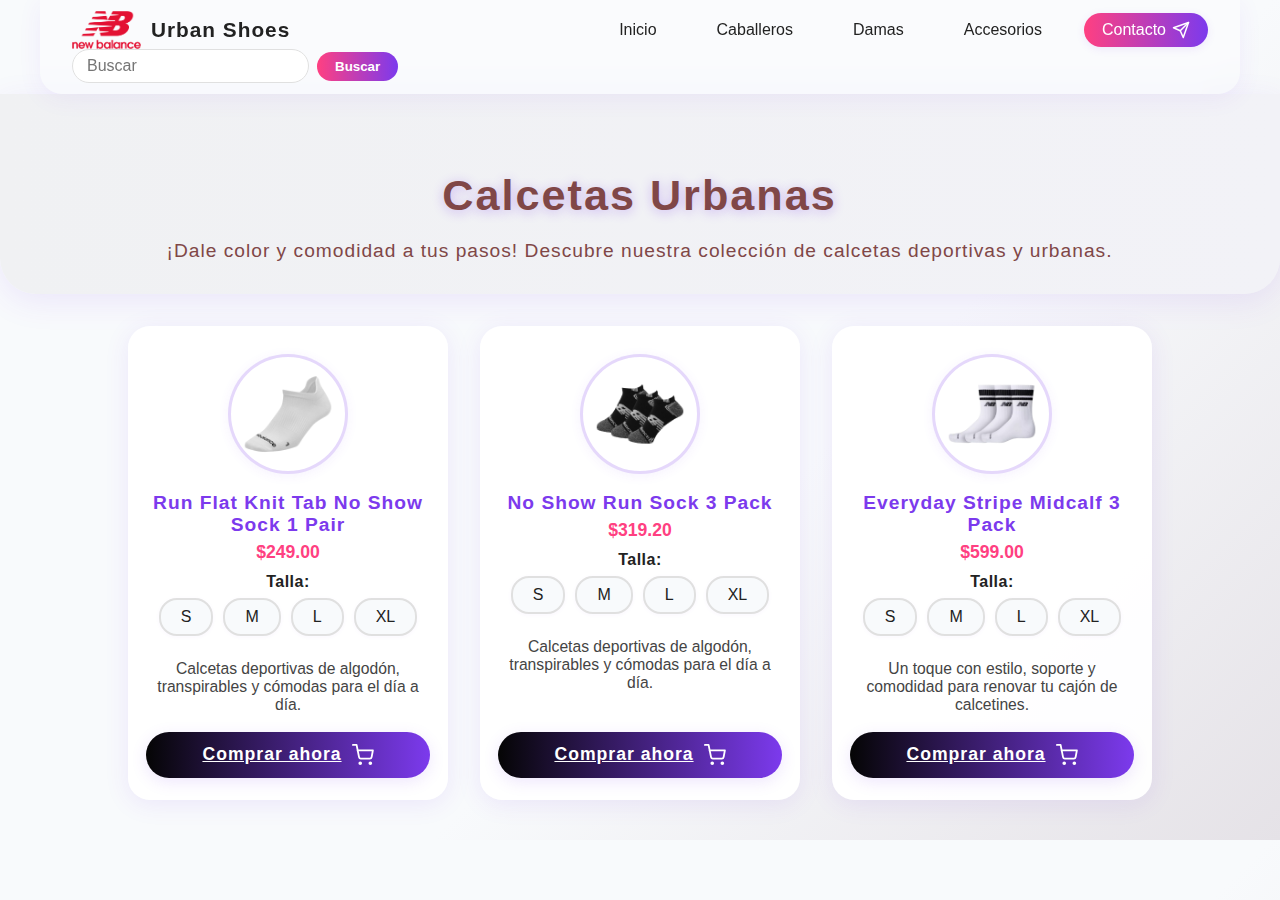
<file: calcetas.html>
<!DOCTYPE html>
<html lang="es">
<head>
  <meta charset="UTF-8">
  <meta name="viewport" content="width=device-width, initial-scale=1.0">
  <title>Calcetas | Urban Shoes</title>
  <link rel="stylesheet" href="css/barra.css">
  <link rel="stylesheet" href="css/card.css">
  <link rel="stylesheet" href="css/talla.css">
  <link rel="stylesheet" href="css/boton.css">
  <link rel="stylesheet" href="css/accesorios.css">
  <link rel="stylesheet" href="css/barra_de_navegacion.css">
  <style>
    /* Estilo diferente y moderno para la página de calcetas */
    body {
      background: linear-gradient(135deg, #f8fafc 60%, #e5e2e7 100%);
      margin: 0;
      font-family: 'Segoe UI', Arial, sans-serif;
    }
    .calcetas-hero {
      background: linear-gradient(90deg, #f0f1f3 0%, #f2f2f7 100%);
      color: #804747;
      text-align: center;
      padding: 48px 10px 32px 9px;
      border-radius: 0 0 36px 36px;
      box-shadow: 0 8px 32px rgba(124,58,237,0.10);
      margin-bottom: 32px;
    }
    .calcetas-hero h1 {
      font-size: 2.7rem;
      margin-bottom: 10px;
      letter-spacing: 2px;
      font-weight: 900;
      text-shadow: 0 2px 12px #7c3aed55;
    }
    .calcetas-hero p {
      font-size: 1.2rem;
      margin-bottom: 0;
      font-weight: 400;
      letter-spacing: 1px;
    }
    .calcetas-grid {
      display: flex;
      flex-wrap: wrap;
      gap: 32px;
      justify-content: center;
      padding: 0 24px 40px 24px;
      max-width: 1200px;
      margin: 0 auto;
    }
    .calceta-card {
      background: rgba(255,255,255,0.95);
      border-radius: 22px;
      box-shadow: 0 4px 24px rgba(124,58,237,0.10);
      width: 320px;
      display: flex;
      flex-direction: column;
      align-items: center;
      padding: 28px 18px 22px 18px;
      transition: transform 0.2s, box-shadow 0.2s;
      position: relative;
      overflow: hidden;
    }
    .calceta-card:hover {
      transform: translateY(-6px) scale(1.03);
      box-shadow: 0 8px 32px rgba(124,58,237,0.16);
    }
    .calceta-card img {
      width: 120px;
      height: 120px;
      object-fit: contain;
      margin-bottom: 18px;
      border-radius: 50%;
      border: 3px solid #7c3aed33;
      background: #fff;
      box-shadow: 0 2px 12px #7c3aed11;
    }
    .calceta-card h5 {
      margin: 0 0 6px 0;
      font-size: 1.2rem;
      color: #7c3aed;
      font-weight: 700;
      letter-spacing: 1px;
      text-align: center;
    }
    .calceta-card .precio {
      color: #ff4081;
      font-size: 1.1rem;
      font-weight: 700;
      margin-bottom: 10px;
      text-align: center;
    }
    .tallas-calceta {
      margin-bottom: 14px;
      width: 100%;
      text-align: center;
    }
    .tallas-calceta span {
      display: block;
      font-weight: 600;
      color: #222;
      margin-bottom: 7px;
      font-size: 1rem;
      letter-spacing: 0.5px;
    }
    .tallas-calceta-opciones {
      display: flex;
      justify-content: center;
      gap: 10px;
    }
    .tallas-calceta-opciones input[type="radio"] {
      display: none;
    }
    .tallas-calceta-opciones label {
      padding: 8px 20px;
      border-radius: 18px;
      border: 2px solid #e0e0e0;
      background: #f8fafc;
      color: #222;
      font-weight: 500;
      cursor: pointer;
      transition: background 0.2s, color 0.2s, border 0.2s, box-shadow 0.2s, transform 0.15s;
      font-size: 1rem;
      box-shadow: 0 1px 4px rgba(124,58,237,0.04);
      user-select: none;
    }
    .tallas-calceta-opciones input[type="radio"]:checked + label {
      background: linear-gradient(90deg, #7b7bad 0%, #ffffff 100%);
      color: #fff;
      border: 2px solid #080808;
      box-shadow: 0 2px 8px rgba(124,58,237,0.10);
      font-weight: 700;
      transform: scale(1.08);
    }
    .tallas-calceta-opciones label:hover {
      border: 2px solid #ff4081;
      color: #7c3aed;
    }
    .calceta-card p {
      color: #444;
      font-size: 0.98rem;
      margin: 10px 0 18px 0;
      text-align: center;
      min-height: 44px;
    }
    .btn-calceta {
      width: 100%;
      padding: 12px 0;
      background: linear-gradient(90deg, #050505 0%, #7c3aed 100%);
      color: #fff;
      border: none;
      border-radius: 30px;
      font-size: 1.1rem;
      font-weight: 700;
      cursor: pointer;
      transition: background 0.2s, transform 0.2s, box-shadow 0.2s;
      box-shadow: 0 4px 16px rgba(124, 58, 237, 0.13);
      letter-spacing: 1px;
      display: flex;
      align-items: center;
      justify-content: center;
      gap: 10px;
      margin-top: auto;
    }
    .btn-calceta svg {
      width: 22px;
      height: 22px;
      stroke: #fff;
    }
    .btn-calceta:hover, .btn-calceta:focus {
      background: linear-gradient(90deg, #7c3aed 0%, #050505 100%);
      transform: translateY(-2px) scale(1.03);
      box-shadow: 0 8px 24px rgba(124, 58, 237, 0.18);
    }
    @media (max-width: 700px) {
      .calcetas-grid {
        gap: 16px;
        padding: 0 4px 20px 4px;
      }
      .calceta-card {
        width: 98vw;
        max-width: 340px;
        padding: 18px 6px 14px 6px;
      }
      .calcetas-hero {
        padding: 32px 2px 18px 2px;
      }
    }
  </style>
</head>
<body>
  <nav class="custom-navbar modern-navbar">
    <a href="index.html" class="brand">
      <img src="img/New_Balance_logo.svg.png" alt="logo">
      <span>Urban Shoes</span>
    </a>
    <input type="checkbox" id="nav-toggle" class="nav-toggle">
    <label for="nav-toggle" class="nav-toggle-label">
      <span></span>
      <span></span>
      <span></span>
    </label>
    <ul class="nav-menu">
      <li><a href="index.html">Inicio</a></li>
      <li><a href="calzadoH.html">Caballeros</a></li>
      <li><a href="calzadoM.html">Damas</a></li>
      <li class="dropdown">
        <a href="#">Accesorios</a>
        <ul class="dropdown-menu">
          <li><a href="gorras.html">Gorras</a></li>
          <li><a href="calcetas.html">Calcetas</a></li>
          <li><a href="mochila.html">Mochilas</a></li>
        </ul>
      </li>
      <li>
        <a href="formulario.html" class="nav-btn-contacto">
          <span>Contacto</span>
          <svg width="18" height="18" fill="none" stroke="currentColor" stroke-width="2" stroke-linecap="round" stroke-linejoin="round" viewBox="0 0 24 24"><path d="M22 2L11 13"></path><path d="M22 2L15 22L11 13L2 9L22 2Z"></path></svg>
        </a>
      </li>
    </ul>
    <form class="search-form">
      <input type="text" placeholder="Buscar">
      <button type="submit">Buscar</button>
    </form>
  </nav>

  <section class="calcetas-hero">
    <h1>Calcetas Urbanas</h1>
    <p>¡Dale color y comodidad a tus pasos! Descubre nuestra colección de calcetas deportivas y urbanas.</p>
  </section>

  <main>
    <div class="calcetas-grid">
      <!-- Producto 1 -->
      <div class="calceta-card">
        <img src="img/las55451wt_nb_03_i-removebg-preview calcetines.png" alt="Calceta Nike Everyday">
        <h5>Run Flat Knit Tab No Show Sock 1 Pair</h5>
        <div class="precio">$249.00</div>
        <div class="tallas-calceta">
          <span>Talla:</span>
          <div class="tallas-calceta-opciones">
            <input type="radio" id="talla-s-c1" name="talla-calceta-1" value="S">
            <label for="talla-s-c1">S</label>
            <input type="radio" id="talla-m-c1" name="talla-calceta-1" value="M">
            <label for="talla-m-c1">M</label>
            <input type="radio" id="talla-l-c1" name="talla-calceta-1" value="L">
            <label for="talla-l-c1">L</label>
            <input type="radio" id="talla-xl-c1" name="talla-calceta-1" value="XL">
            <label for="talla-xl-c1">XL</label>
          </div>
        </div>
        <p>Calcetas deportivas de algodón, transpirables y cómodas para el día a día.</p>
<a href="https://www.newbalancemexico.com/las51243w/LAS51243W.html" class="btn-calceta">
  Comprar ahora
  <svg fill="none" stroke="currentColor" stroke-width="2" stroke-linecap="round" stroke-linejoin="round" viewBox="0 0 24 24"><circle cx="9" cy="21" r="1"/><circle cx="20" cy="21" r="1"/><path d="M1 1h4l2.68 13.39a2 2 0 0 0 2 1.61h9.72a2 2 0 0 0 2-1.61l1.38-7.39H6"/></svg>
</a>
        
      </div>
      <!-- Producto 2 -->
      <div class="calceta-card">
        <img src="img/calcetines.png" alt="Calceta Adidas Performance">
        <h5>No Show Run Sock 3 Pack</h5>
        <div class="precio">$319.20</div>
        <div class="tallas-calceta">
          <span>Talla:</span>
          <div class="tallas-calceta-opciones">
            <input type="radio" id="talla-s-c2" name="talla-calceta-2" value="S">
            <label for="talla-s-c2">S</label>
            <input type="radio" id="talla-m-c2" name="talla-calceta-2" value="M">
            <label for="talla-m-c2">M</label>
            <input type="radio" id="talla-l-c2" name="talla-calceta-2" value="L">
            <label for="talla-l-c2">L</label>
            <input type="radio" id="talla-xl-c2" name="talla-calceta-2" value="XL">
            <label for="talla-xl-c2">XL</label>
          </div>
        </div>
        <p>Calcetas deportivas de algodón, transpirables y cómodas para el día a día.</p>
<a href="https://www.newbalancemexico.com/no_show_run_sock_3_pack/LAS44223BKW.html" class="btn-calceta" target="_blank">
  Comprar ahora
  <svg fill="none" stroke="currentColor" stroke-width="2" stroke-linecap="round" stroke-linejoin="round" viewBox="0 0 24 24"><circle cx="9" cy="21" r="1"/><circle cx="20" cy="21" r="1"/><path d="M1 1h4l2.68 13.39a2 2 0 0 0 2 1.61h9.72a2 2 0 0 0 2-1.61l1.38-7.39H6"/></svg>
</a>
      </div>
      <!-- Producto 3 -->
      <div class="calceta-card">
        <img src="img/calcetines2.png" alt="Calceta Urban Socks">
        <h5>Everyday Stripe Midcalf 3 Pack
</h5>
        <div class="precio">$599.00
</div>
        <div class="tallas-calceta">
          <span>Talla:</span>
          <div class="tallas-calceta-opciones">
            <input type="radio" id="talla-s-c3" name="talla-calceta-3" value="S">
            <label for="talla-s-c3">S</label>
            <input type="radio" id="talla-m-c3" name="talla-calceta-3" value="M">
            <label for="talla-m-c3">M</label>
            <input type="radio" id="talla-l-c3" name="talla-calceta-3" value="L">
            <label for="talla-l-c3">L</label>
            <input type="radio" id="talla-xl-c3" name="talla-calceta-3" value="XL">
            <label for="talla-xl-c3">XL</label>
          </div>
        </div>
        <p>Un toque con estilo, soporte y comodidad para renovar tu cajón de calcetines.</p>
<a href="https://www.newbalancemexico.com/las51243w/LAS51243W.html" class="btn-calceta" target="_blank">
  Comprar ahora
  <svg fill="none" stroke="currentColor" stroke-width="2" stroke-linecap="round" stroke-linejoin="round" viewBox="0 0 24 24"><circle cx="9" cy="21" r="1"/><circle cx="20" cy="21" r="1"/><path d="M1 1h4l2.68 13.39a2 2 0 0 0 2 1.61h9.72a2 2 0 0 0 2-1.61l1.38-7.39H6"/></svg>
</a>
          
        </button>
      </div>
    </div>
  </main>
</body>
</html>
</file>
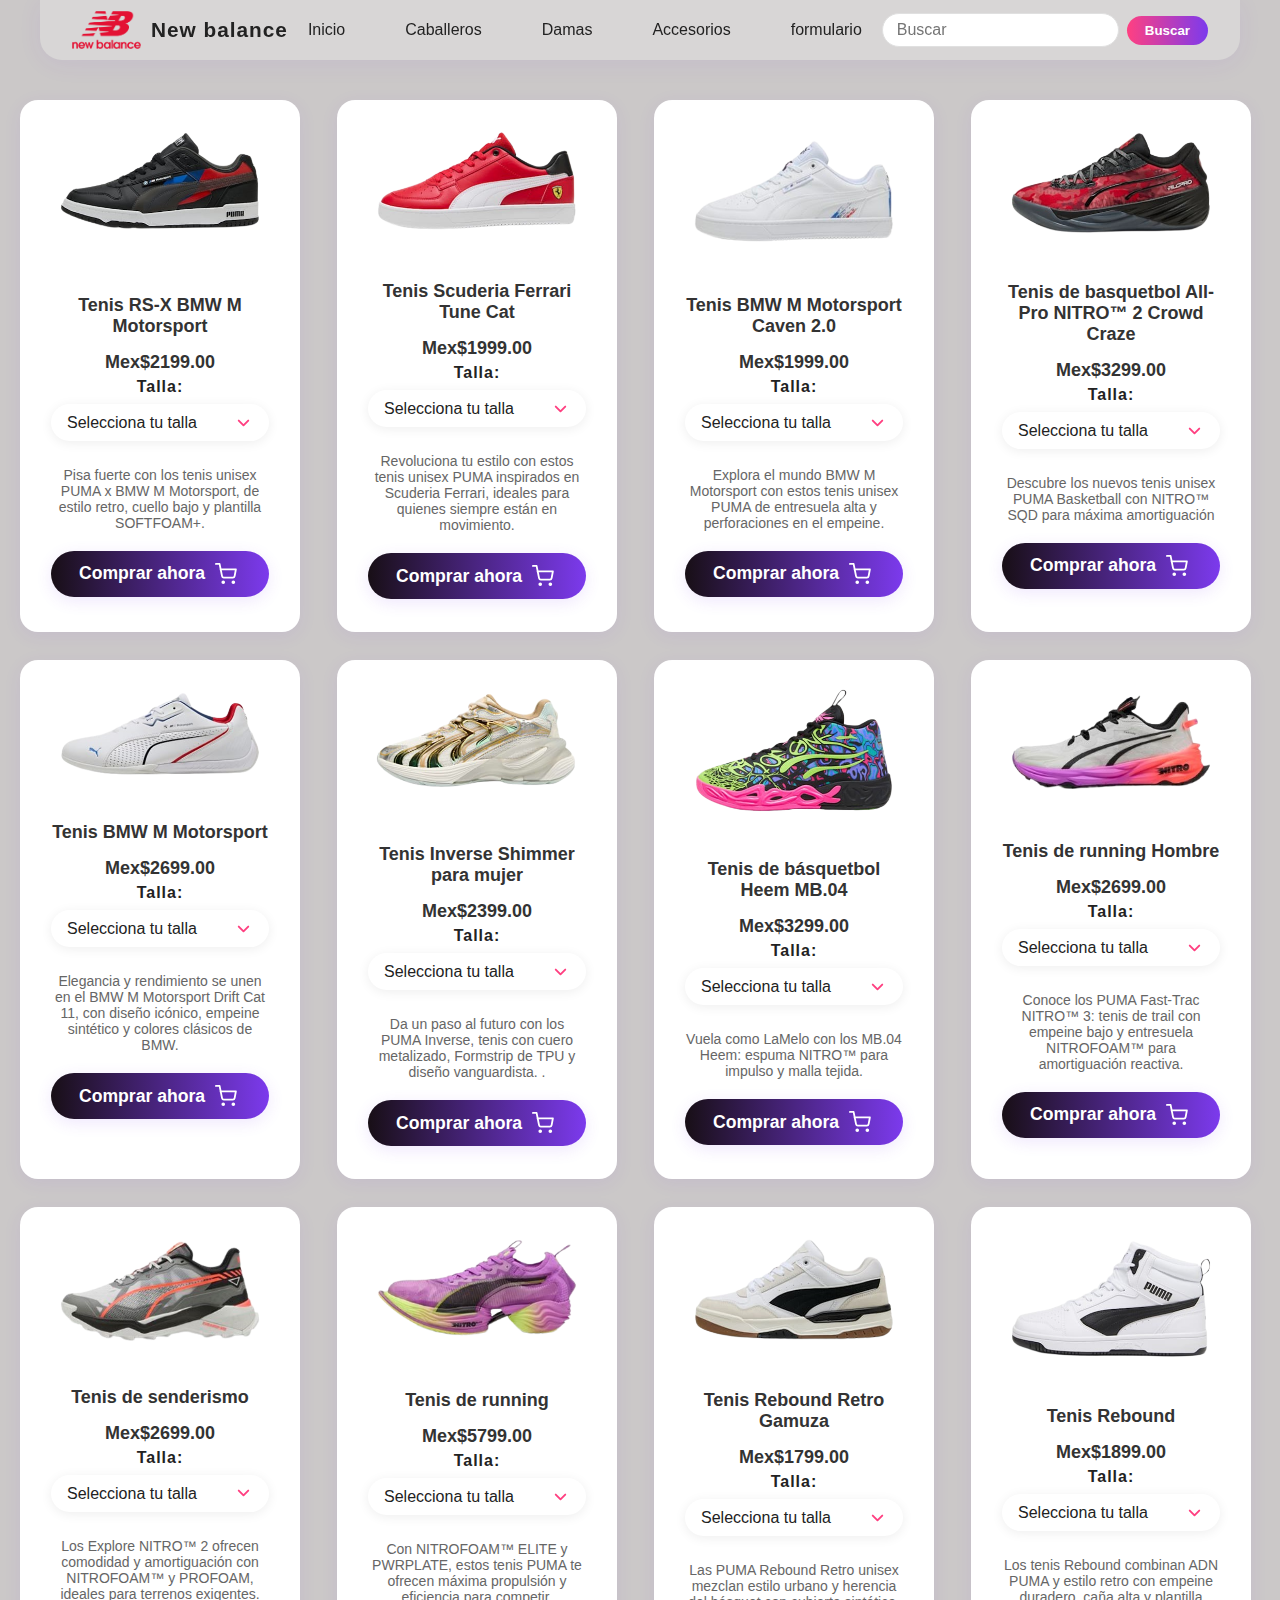
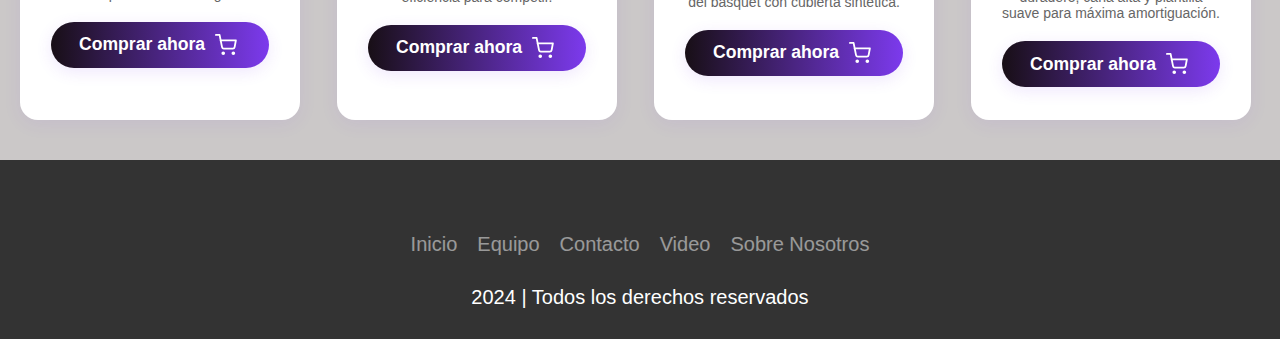
<file: calzadoH.html>
<!DOCTYPE html> 
<html lang="es">
<head>
  <meta charset="UTF-8">
  <meta name="viewport" content="width=device-width, initial-scale=1.0">
  <title>Urban Shoes</title>
  <!-- Estilos -->
  <link rel="stylesheet" href="css/style.css">
  <link rel="stylesheet" href="css/barra.css">
  <link rel="stylesheet" href="css/carrusel.css">
  <link rel="stylesheet" href="css/card.css">
  <link rel="stylesheet" href="css/footer.css">
  <link rel="stylesheet" href="css/talla.css">
   <link rel="stylesheet" href="css/boton.css">
   <link rel="stylesheet" href="css/barra_de_navegacion.css">
</head>

<body>
  <!-- Barra de navegación -->
  <nav class="custom-navbar modern-navbar">
  <a href="#" class="brand">
    <img src="img/New_Balance_logo.svg.png" alt="logo">
    <span>New balance</span>
  </a>
  <input type="checkbox" id="nav-toggle" class="nav-toggle">
  <label for="nav-toggle" class="nav-toggle-label">
    <span></span>
    <span></span>
    <span></span>
  </label>
  <ul class="nav-menu">
    <li><a href="index.html">Inicio</a></li>
    <li><a href="calzadoH.html">Caballeros</a></li>
    <li><a href="calzadoM.html">Damas</a></li>
    <li class="dropdown">
      <a href="#">Accesorios</a>
      <ul class="dropdown-menu">
        <li><a href="gorras.html">Gorras</a></li>
        <li><a href="calcetas.html">Calcetas</a></li>
        <li><a href="mochila.html">Mochilas</a></li>
      </ul>
      <li><a href="formulario.html">formulario</a></li>
    </li>
  </ul>
  <form class="search-form">
    <input type="text" placeholder="Buscar">
    <button type="submit">Buscar</button>
  </form>
</nav>
  </div>

  <!-- Productos -->
  <div class="grid-container">
    <!-- Tarjeta 1 -->
    <div class="product-card">
      <img src="img/Imagen20-removebg-preview.png" alt="Made in USA 993">
      <div class="info">
        <h5>Tenis RS-X BMW M Motorsport</h5>
        <h5>Mex$2199.00</h5>
         <!-- Selección de talla -->
  <label for="talla-993">Talla:</label>
  <select id="talla-993" name="talla-993">
    <option value="">Selecciona tu talla</option>
    <option value="25">25 MX</option>
    <option value="25.5">25.5 MX</option>
    <option value="26">26 MX</option>
    <option value="26.5">26.5 MX</option>
    <option value="27">27 MX</option>
    <option value="27.5">27.5 MX</option>
    <option value="28">28 MX</option>
    <option value="28.5">28.5 MX</option>
    <option value="29">29 MX</option>
  </select>
        <p>Pisa fuerte con los tenis unisex PUMA x BMW M Motorsport, de estilo retro, cuello bajo y plantilla SOFTFOAM+.
</p> 
        <a href="https://mx.puma.com/mx/es/pd/tenis-rs-x-bmw-m-motorsport/308353.html?color=01" class="buy-btn-modern">
         <span>Comprar ahora</span>
  <svg width="22" height="22" fill="none" stroke="currentColor" stroke-width="2" stroke-linecap="round" stroke-linejoin="round" class="icon-cart" viewBox="0 0 24 24"><circle cx="9" cy="21" r="1"/><circle cx="20" cy="21" r="1"/><path d="M1 1h4l2.68 13.39a2 2 0 0 0 2 1.61h9.72a2 2 0 0 0 2-1.61l1.38-7.39H6"/></svg>
</a>
      </div>
    </div>

    <!-- Tarjeta 2 -->
    <div class="product-card">
      <img src="img/Imagen21-removebg-preview.png" alt="860 v2">
      <div class="info">
        <h5>Tenis Scuderia Ferrari Tune Cat</h5>
        <h5>Mex$1999.00</h5>
         <!-- Selección de talla -->
  <label for="talla-993">Talla:</label>
  <select id="talla-993" name="talla-993">
    <option value="">Selecciona tu talla</option>
    <option value="25">25 MX</option>
    <option value="25.5">25.5 MX</option>
    <option value="26">26 MX</option>
    <option value="26.5">26.5 MX</option>
    <option value="27">27 MX</option>
    <option value="27.5">27.5 MX</option>
    <option value="28">28 MX</option>
    <option value="28.5">28.5 MX</option>
    <option value="29">29 MX</option>
  </select>
        <p>Revoluciona tu estilo con estos tenis unisex PUMA inspirados en Scuderia Ferrari, ideales para quienes siempre están en movimiento.
</p>
        <a href="https://mx.puma.com/mx/es/pd/tenis-scuderia-ferrari-tune-cat/308855.html?color=02&size=0260&utm_source=GGL&utm_medium=PMAX&gad_source=1&gad_campaignid=17383446615&gbraid=0AAAAAC8EoW_sM2Cp1cCS-escJsH1sHS5_&gclid=CjwKCAjw_pDBBhBMEiwAmY02NmfuwP_DMBoMIALVaO-DhFfxjmhN2AMJqT0MgpiUPrW4B9QM9LrT3xoCQwgQAvD_BwE" class="buy-btn-modern">
         <span>Comprar ahora</span>
  <svg width="22" height="22" fill="none" stroke="currentColor" stroke-width="2" stroke-linecap="round" stroke-linejoin="round" class="icon-cart" viewBox="0 0 24 24"><circle cx="9" cy="21" r="1"/><circle cx="20" cy="21" r="1"/><path d="M1 1h4l2.68 13.39a2 2 0 0 0 2 1.61h9.72a2 2 0 0 0 2-1.61l1.38-7.39H6"/></svg>
</a>
      </div>
    </div>

    <!-- Tarjeta 3 -->
    <div class="product-card">
      <img src="img/Imagen31-removebg-preview.png" alt="Made in UK 991v2">
      <div class="info">
      <h5>Tenis BMW M Motorsport Caven 2.0</h5>
      <h5>Mex$1999.00</h5>
        <!-- Selección de talla -->
  <label for="talla-993">Talla:</label>
  <select id="talla-993" name="talla-993">
    <option value="">Selecciona tu talla</option>
    <option value="25">25 MX</option>
    <option value="25.5">25.5 MX</option>
    <option value="26">26 MX</option>
    <option value="26.5">26.5 MX</option>
    <option value="27">27 MX</option>
    <option value="27.5">27.5 MX</option>
    <option value="28">28 MX</option>
    <option value="28.5">28.5 MX</option>
    <option value="29">29 MX</option>
  </select>
      <p>Explora el mundo BMW M Motorsport con estos tenis unisex PUMA de entresuela alta y perforaciones en el empeine.
</p>
        <a href="https://mx.puma.com/mx/es/pd/tenis-bmw-m-motorsport-caven-2.0/308641.html?color=02&size=0320&utm_source=GGL&utm_medium=PMAX&gad_source=1&gad_campaignid=21118703722&gbraid=0AAAAAC8EoW8k3o9-gRF-e_FWMK5SqXUz2&gclid=CjwKCAjw_pDBBhBMEiwAmY02Nr_pnlcn1g7QFwHFtL9_EHSGrhrlZ5oyH9YSXc8kwGhnRKPIZEfV8xoCKpIQAvD_BwE" class="buy-btn-modern">
          <span>Comprar ahora</span>
  <svg width="22" height="22" fill="none" stroke="currentColor" stroke-width="2" stroke-linecap="round" stroke-linejoin="round" class="icon-cart" viewBox="0 0 24 24"><circle cx="9" cy="21" r="1"/><circle cx="20" cy="21" r="1"/><path d="M1 1h4l2.68 13.39a2 2 0 0 0 2 1.61h9.72a2 2 0 0 0 2-1.61l1.38-7.39H6"/></svg>
</a>
      </div>
    </div>

    <!-- Tarjeta 4 -->
    <div class="product-card">
      <img src="img/444444444444444444444444444444444444444444-removebg-preview.png" alt="Made in USA 997">
      <div class="info">
              <h5>Tenis de basquetbol All-Pro NITRO™ 2 Crowd Craze</h5>
               <h5>Mex$3299.00</h5>
                    <!-- Selección de talla -->
  <label for="talla-993">Talla:</label>
  <select id="talla-993" name="talla-993">
    <option value="">Selecciona tu talla</option>
    <option value="25">25 MX</option>
    <option value="25.5">25.5 MX</option>
    <option value="26">26 MX</option>
    <option value="26.5">26.5 MX</option>
    <option value="27">27 MX</option>
    <option value="27.5">27.5 MX</option>
    <option value="28">28 MX</option>
    <option value="28.5">28.5 MX</option>
    <option value="29">29 MX</option>
  </select>
               <p>Descubre los nuevos tenis unisex PUMA Basketball con NITRO™ SQD para máxima amortiguación 
</p>
        <a href="https://mx.puma.com/mx/es/pd/tenis-de-basquetbol-all-pro-nitro-2-crowd-craze/311357.html?color=01&size=0140&utm_source=GGL&utm_medium=PMAX&gad_source=1&gad_campaignid=22388179662&gbraid=0AAAAAC8EoW99qNLGRlfJb8mX-AnZ17986&gclid=CjwKCAjw_pDBBhBMEiwAmY02Nrdcf_puRNzEvO2W0GMNjAjzr2iSe0ximg9i0OwL4kHLWQDnNkHUhxoCYNMQAvD_BwE" class="buy-btn-modern">
          <span>Comprar ahora</span>
  <svg width="22" height="22" fill="none" stroke="currentColor" stroke-width="2" stroke-linecap="round" stroke-linejoin="round" class="icon-cart" viewBox="0 0 24 24"><circle cx="9" cy="21" r="1"/><circle cx="20" cy="21" r="1"/><path d="M1 1h4l2.68 13.39a2 2 0 0 0 2 1.61h9.72a2 2 0 0 0 2-1.61l1.38-7.39H6"/></svg>
</a>
      </div>
    </div>

    <!-- Tarjeta 5 -->
    <div class="product-card">
      <img src="img/Imagen23-removebg-preview.png" alt="9060">
      <div class="info">
       <h5>Tenis BMW M Motorsport</h5>
       <h5>Mex$2699.00</h5>
        <!-- Selección de talla -->
  <label for="talla-993">Talla:</label>
  <select id="talla-993" name="talla-993">
    <option value="">Selecciona tu talla</option>
    <option value="25">25 MX</option>
    <option value="25.5">25.5 MX</option>
    <option value="26">26 MX</option>
    <option value="26.5">26.5 MX</option>
    <option value="27">27 MX</option>
    <option value="27.5">27.5 MX</option>
    <option value="28">28 MX</option>
    <option value="28.5">28.5 MX</option>
    <option value="29">29 MX</option>
  </select>
       <p class="card-text">Elegancia y rendimiento se unen en el BMW M Motorsport Drift Cat 11, con diseño icónico, empeine sintético y colores clásicos de BMW.
 </p>
        <a href="https://www.coppel.com/tenis-puma-bmw-m-motorsport-neo-cat-3-0-para-hombre-pr-8772652?utm_source=google&utm_medium=cpc&utm_campaign=aw_coppel_tnd_do_shopping_standard_zapatos&gad_source=1&gad_campaignid=20504522532&gbraid=0AAAAADp0DpM-5uGyiJ7cVbKVjcOffrEzu&gclid=CjwKCAjw_pDBBhBMEiwAmY02Nm7pxm22r8ejBnvOZw_hF4yGs-rm33xuXyxXzWNQi1c6isN-e_Q_aBoCwYkQAvD_BwE" class="buy-btn-modern">
<span>Comprar ahora</span>
  <svg width="22" height="22" fill="none" stroke="currentColor" stroke-width="2" stroke-linecap="round" stroke-linejoin="round" class="icon-cart" viewBox="0 0 24 24"><circle cx="9" cy="21" r="1"/><circle cx="20" cy="21" r="1"/><path d="M1 1h4l2.68 13.39a2 2 0 0 0 2 1.61h9.72a2 2 0 0 0 2-1.61l1.38-7.39H6"/></svg>
</a>
      </div>
    </div>

    <!-- Tarjeta 6 -->
    <div class="product-card">
      <img src="img/Imagen35-removebg-preview.png" alt="860 v2">
      <div class="info">
       <h5>Tenis Inverse Shimmer para mujer</h5>
       <h5 >Mex$2399.00</h5>
        <!-- Selección de talla -->
  <label for="talla-993">Talla:</label>
  <select id="talla-993" name="talla-993">
    <option value="">Selecciona tu talla</option>
    <option value="25">25 MX</option>
    <option value="25.5">25.5 MX</option>
    <option value="26">26 MX</option>
    <option value="26.5">26.5 MX</option>
    <option value="27">27 MX</option>
    <option value="27.5">27.5 MX</option>
    <option value="28">28 MX</option>
    <option value="28.5">28.5 MX</option>
    <option value="29">29 MX</option>
  </select>
       <p>Da un paso al futuro con los PUMA Inverse, tenis con cuero metalizado, Formstrip de TPU y diseño vanguardista.
.</p>
        <a href="https://mx.puma.com/mx/es/pd/tenis-inverse-shimmer-para-mujer/402972.html?color=01&size=0170&utm_source=GGL&utm_medium=PMAX&gad_source=1&gad_campaignid=17383446615&gbraid=0AAAAAC8EoW_sM2Cp1cCS-escJsH1sHS5_&gclid=CjwKCAjw_pDBBhBMEiwAmY02NmMmODvdbB8tQ2vhbop8h_XPB7INTW2eRQ2-blsgrXN6ieYq_9wwbxoC844QAvD_BwE" class="buy-btn-modern">
<span>Comprar ahora</span>
  <svg width="22" height="22" fill="none" stroke="currentColor" stroke-width="2" stroke-linecap="round" stroke-linejoin="round" class="icon-cart" viewBox="0 0 24 24"><circle cx="9" cy="21" r="1"/><circle cx="20" cy="21" r="1"/><path d="M1 1h4l2.68 13.39a2 2 0 0 0 2 1.61h9.72a2 2 0 0 0 2-1.61l1.38-7.39H6"/></svg>
</a>
      </div>
    </div>

    <!-- Tarjeta 7 -->
    <div class="product-card">
      <img src="img/Imagen45-removebg-preview.png" alt="Made in UK 991v2">
      <div class="info">
        <h5>Tenis de básquetbol Heem MB.04</h5>
        <h5>Mex$3299.00</h5>
         <!-- Selección de talla -->
  <label for="talla-993">Talla:</label>
  <select id="talla-993" name="talla-993">
    <option value="">Selecciona tu talla</option>
    <option value="25">25 MX</option>
    <option value="25.5">25.5 MX</option>
    <option value="26">26 MX</option>
    <option value="26.5">26.5 MX</option>
    <option value="27">27 MX</option>
    <option value="27.5">27.5 MX</option>
    <option value="28">28 MX</option>
    <option value="28.5">28.5 MX</option>
    <option value="29">29 MX</option>
  </select>
        <p>Vuela como LaMelo con los MB.04 Heem: espuma NITRO™ para impulso y malla tejida.
</p>
        <a href="https://mx.puma.com/mx/es/pd/tenis-de-basquetbol-mb.04-heem-para-jovenes/310839.html?color=01&size=0280&utm_source=GGL&utm_medium=PMAX&gad_source=1&gad_campaignid=22388179662&gbraid=0AAAAAC8EoW99qNLGRlfJb8mX-AnZ17986&gclid=CjwKCAjw_pDBBhBMEiwAmY02NpQCgOAhYKHsvtSbtRyhk_sDDa1GYGkBYHV8g4FRCKGQP_T4QA0xfxoCCWwQAvD_BwE" class="buy-btn-modern">
          <span>Comprar ahora</span>
  <svg width="22" height="22" fill="none" stroke="currentColor" stroke-width="2" stroke-linecap="round" stroke-linejoin="round" class="icon-cart" viewBox="0 0 24 24"><circle cx="9" cy="21" r="1"/><circle cx="20" cy="21" r="1"/><path d="M1 1h4l2.68 13.39a2 2 0 0 0 2 1.61h9.72a2 2 0 0 0 2-1.61l1.38-7.39H6"/></svg>
</a>
        </a>
      </div>
    </div>

    <!-- Tarjeta 8 -->
    <div class="product-card">
      <img src="img/Imagen155-removebg-preview.png " alt="Made in USA 997">
      <div class="info">
        <h5>Tenis de running Hombre</h5>
        <h5>Mex$2699.00</h5>
          <!-- Selección de talla -->
  <label for="talla-993">Talla:</label>
  <select id="talla-993" name="talla-993">
    <option value="">Selecciona tu talla</option>
    <option value="25">25 MX</option>
    <option value="25.5">25.5 MX</option>
    <option value="26">26 MX</option>
    <option value="26.5">26.5 MX</option>
    <option value="27">27 MX</option>
    <option value="27.5">27.5 MX</option>
    <option value="28">28 MX</option>
    <option value="28.5">28.5 MX</option>
    <option value="29">29 MX</option>
  </select>
        <p>Conoce los PUMA Fast-Trac NITRO™ 3: tenis de trail con empeine bajo y entresuela NITROFOAM™ para amortiguación reactiva.
</p> 
       <a href="https://mx.puma.com/mx/es/pd/tenis-de-running-hombre-fast-trac-nitro-3/379786.html?color=12" class="buy-btn-modern">
        <span>Comprar ahora</span>
  <svg width="22" height="22" fill="none" stroke="currentColor" stroke-width="2" stroke-linecap="round" stroke-linejoin="round" class="icon-cart" viewBox="0 0 24 24"><circle cx="9" cy="21" r="1"/><circle cx="20" cy="21" r="1"/><path d="M1 1h4l2.68 13.39a2 2 0 0 0 2 1.61h9.72a2 2 0 0 0 2-1.61l1.38-7.39H6"/></svg>
</a>
      </div>
    </div>

    <!-- Tarjeta 9 -->
    <div class="product-card">
      <img src="img/Imagen244-removebg-preview.png" alt="9060">
      <div class="info">
      <h5>Tenis de senderismo</h5>
      <h5>Mex$2699.00</h5>
       <!-- Selección de talla -->
  <label for="talla-993">Talla:</label>
  <select id="talla-993" name="talla-993">
    <option value="">Selecciona tu talla</option>
    <option value="25">25 MX</option>
    <option value="25.5">25.5 MX</option>
    <option value="26">26 MX</option>
    <option value="26.5">26.5 MX</option>
    <option value="27">27 MX</option>
    <option value="27.5">27.5 MX</option>
    <option value="28">28 MX</option>
    <option value="28.5">28.5 MX</option>
    <option value="29">29 MX</option>
  </select>
      <p>Los Explore NITRO™ 2 ofrecen comodidad y amortiguación con NITROFOAM™ y PROFOAM, ideales para terrenos exigentes.
</p>   
       <a href="https://mx.puma.com/mx/en/pd/explore-nitrotm-2-hiking-shoes-men/310078.html?color=06"  class="buy-btn-modern">
       <span>Comprar ahora</span>
  <svg width="22" height="22" fill="none" stroke="currentColor" stroke-width="2" stroke-linecap="round" stroke-linejoin="round" class="icon-cart" viewBox="0 0 24 24"><circle cx="9" cy="21" r="1"/><circle cx="20" cy="21" r="1"/><path d="M1 1h4l2.68 13.39a2 2 0 0 0 2 1.61h9.72a2 2 0 0 0 2-1.61l1.38-7.39H6"/></svg>
</a>
      </div>
    </div>

    <!-- Tarjeta 10 -->
    <div class="product-card">
      <img src="img/Imagen333-removebg-preview.png" alt="860 v2">
      <div class="info">
       <h5>Tenis de running</h5>
       <h5>Mex$5799.00</h5>
        <!-- Selección de talla -->
  <label for="talla-993">Talla:</label>
  <select id="talla-993" name="talla-993">
    <option value="">Selecciona tu talla</option>
    <option value="25">25 MX</option>
    <option value="25.5">25.5 MX</option>
    <option value="26">26 MX</option>
    <option value="26.5">26.5 MX</option>
    <option value="27">27 MX</option>
    <option value="27.5">27.5 MX</option>
    <option value="28">28 MX</option>
    <option value="28.5">28.5 MX</option>
    <option value="29">29 MX</option>
  </select>
       <p>Con NITROFOAM™ ELITE y PWRPLATE, estos tenis PUMA te ofrecen máxima propulsión y eficiencia para competir.
</p>
       <a href="https://mx.puma.com/mx/es/pd/tenis-de-running-para-mujer-fast-r-nitrotm-elite-3/312061.html?color=01" class="buy-btn-modern">
        <span>Comprar ahora</span>
  <svg width="22" height="22" fill="none" stroke="currentColor" stroke-width="2" stroke-linecap="round" stroke-linejoin="round" class="icon-cart" viewBox="0 0 24 24"><circle cx="9" cy="21" r="1"/><circle cx="20" cy="21" r="1"/><path d="M1 1h4l2.68 13.39a2 2 0 0 0 2 1.61h9.72a2 2 0 0 0 2-1.61l1.38-7.39H6"/></svg>
</a>
      </div>
    </div>

    <!-- Tarjeta 11 -->
    <div class="product-card">
      <img src="img/Imagen554-removebg-preview.png" alt="Made in UK 991v2">
      <div class="info">
        <h5>Tenis Rebound Retro Gamuza</h5>
        <h5>Mex$1799.00</h5>
         <!-- Selección de talla -->
  <label for="talla-993">Talla:</label>
  <select id="talla-993" name="talla-993">
    <option value="">Selecciona tu talla</option>
    <option value="25">25 MX</option>
    <option value="25.5">25.5 MX</option>
    <option value="26">26 MX</option>
    <option value="26.5">26.5 MX</option>
    <option value="27">27 MX</option>
    <option value="27.5">27.5 MX</option>
    <option value="28">28 MX</option>
    <option value="28.5">28.5 MX</option>
    <option value="29">29 MX</option>
  </select>
        <p>Las PUMA Rebound Retro unisex mezclan estilo urbano y herencia del básquet con cubierta sintética.
 </p>
        <a href="https://mx.puma.com/mx/es/pd/tenis-rebound-retro-gamuza/400214.html?color=01" class="buy-btn-modern">
         <span>Comprar ahora</span>
  <svg width="22" height="22" fill="none" stroke="currentColor" stroke-width="2" stroke-linecap="round" stroke-linejoin="round" class="icon-cart" viewBox="0 0 24 24"><circle cx="9" cy="21" r="1"/><circle cx="20" cy="21" r="1"/><path d="M1 1h4l2.68 13.39a2 2 0 0 0 2 1.61h9.72a2 2 0 0 0 2-1.61l1.38-7.39H6"/></svg>
</a>
      </div>
    </div>

    <!-- Tarjeta 12 -->
    <div class="product-card">
      <img src="img/Imagen645-removebg-preview.png" alt="860 v2">
      <div class="info">
        <h5>Tenis Rebound</h5>
        <h5>Mex$1899.00</h5>
         <!-- Selección de talla -->
  <label for="talla-993">Talla:</label>
  <select id="talla-993" name="talla-993">
    <option value="">Selecciona tu talla</option>
    <option value="25">25 MX</option>
    <option value="25.5">25.5 MX</option>
    <option value="26">26 MX</option>
    <option value="26.5">26.5 MX</option>
    <option value="27">27 MX</option>
    <option value="27.5">27.5 MX</option>
    <option value="28">28 MX</option>
    <option value="28.5">28.5 MX</option>
    <option value="29">29 MX</option>
  </select>
          <p>Los tenis Rebound combinan ADN PUMA y estilo retro con empeine duradero, caña alta y plantilla suave para máxima amortiguación.
</p>
        <a href="https://mx.puma.com/mx/es/pd/tenis-rebound/392326.html?color=02" class="buy-btn-modern">
           <span>Comprar ahora</span>
  <svg width="22" height="22" fill="none" stroke="currentColor" stroke-width="2" stroke-linecap="round" stroke-linejoin="round" class="icon-cart" viewBox="0 0 24 24"><circle cx="9" cy="21" r="1"/><circle cx="20" cy="21" r="1"/><path d="M1 1h4l2.68 13.39a2 2 0 0 0 2 1.61h9.72a2 2 0 0 0 2-1.61l1.38-7.39H6"/></svg>
</a>
      </href>
      </div>
    </div>
  </div>

  <!-- Footer -->
  <footer class="footer text-center">
    <ul class="social-icon">
      <li class="icon-elem"><a href="#" class="icon"><ion-icon name="logo-youtube"></ion-icon></a></li>
      <li class="icon-elem"><a href="#" class="icon"><ion-icon name="logo-instagram"></ion-icon></a></li>
      <li class="icon-elem"><a href="#" class="icon"><ion-icon name="logo-whatsapp"></ion-icon></a></li>
      <li class="icon-elem"><a href="#" class="icon"><ion-icon name="logo-facebook"></ion-icon></a></li>
      <li class="icon-elem"><a href="#" class="icon"><ion-icon name="mail-outline"></ion-icon></a></li>
    </ul>
    <ul class="menu">
      <li class="menu-elem"><a href="#" class="menu-icon">Inicio</a></li>
      <li class="menu-elem"><a href="equipo.html" class="menu-icon">Equipo</a></li>
      <li class="menu-elem"><a href="formulario.html" class="menu-icon">Contacto</a></li>
      <li class="menu-elem"><a href="video.html" class="menu-icon">Video</a></li>
      <li class="menu-elem"><a href="#" class="menu-icon">Sobre Nosotros</a></li>
    </ul>
    <p class="text">2024 | Todos los derechos reservados</p>
  </footer>
</body>
</html>
</file>
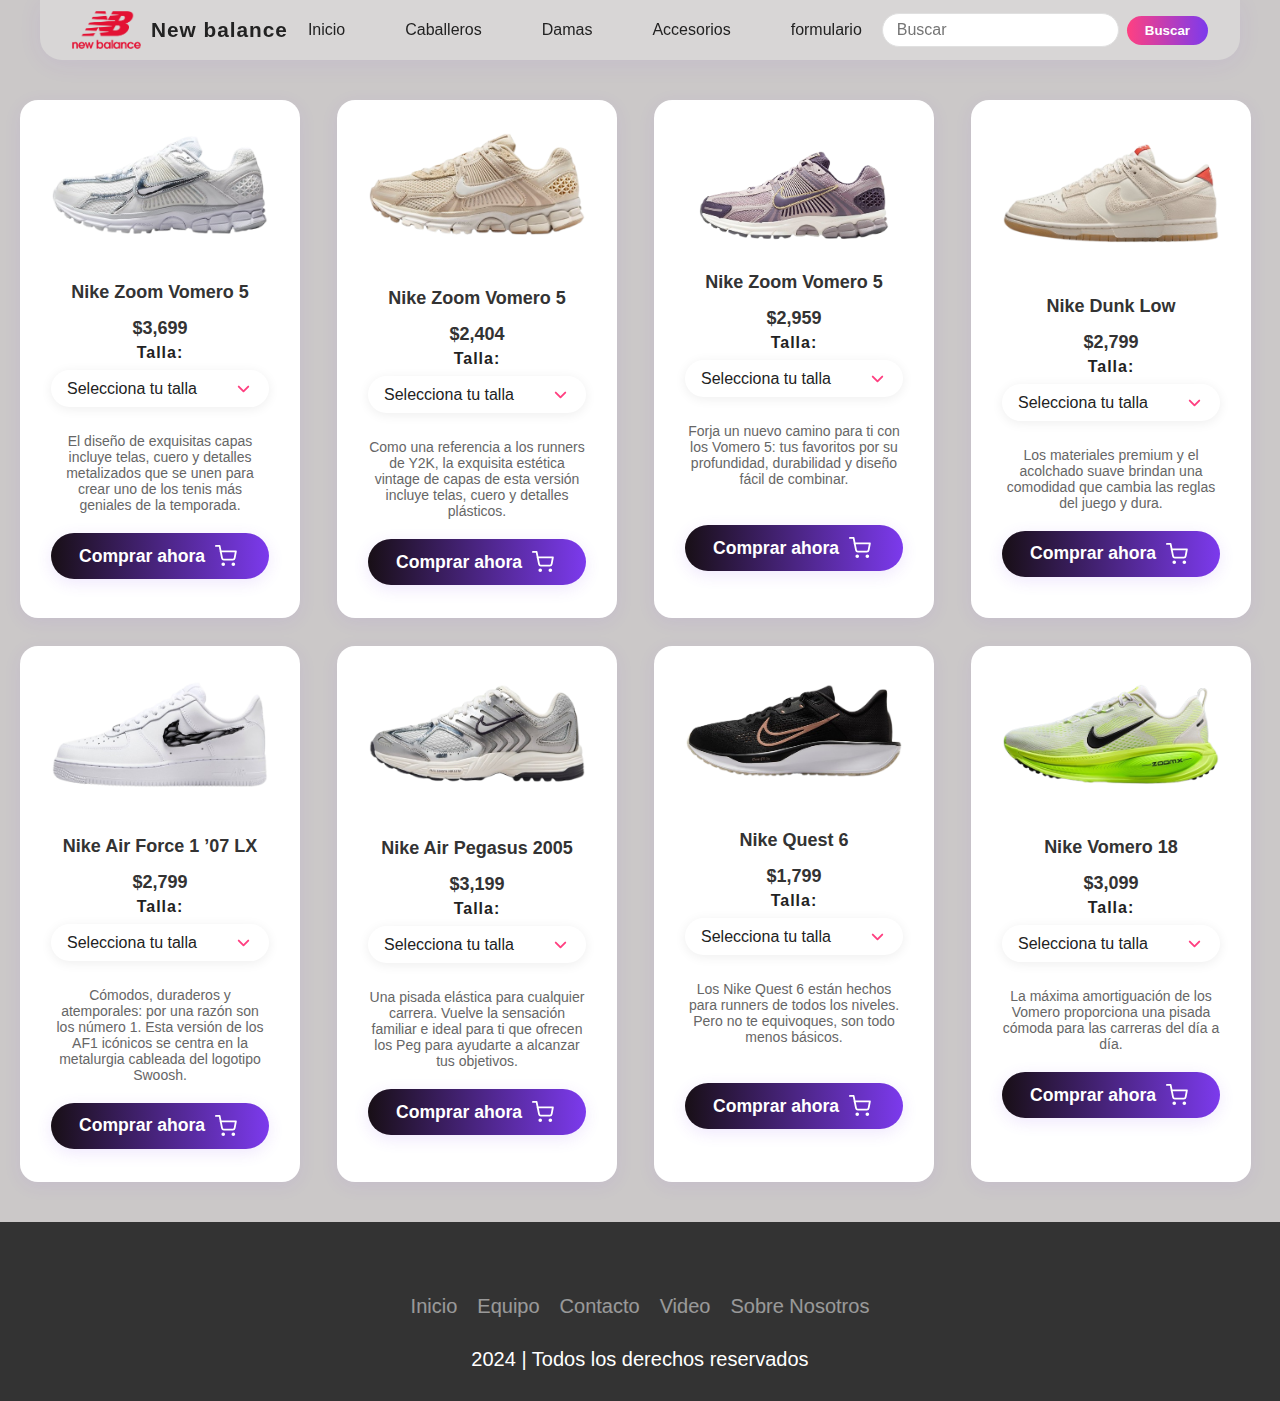
<file: calzadoM.html>
<!DOCTYPE html> 
<html lang="es">
<head>
  <meta charset="UTF-8">
  <meta name="viewport" content="width=device-width, initial-scale=1.0">
  <title>Urban Shoes</title>
  <!-- Estilos -->
  <link rel="stylesheet" href="css/style.css">
  <link rel="stylesheet" href="css/barra.css">
  <link rel="stylesheet" href="css/carrusel.css">
  <link rel="stylesheet" href="css/card.css">
  <link rel="stylesheet" href="css/footer.css">
  <link rel="stylesheet" href="css/talla.css">
   <link rel="stylesheet" href="css/boton.css">
  <link rel="stylesheet" href="css/barra_de_navegacion.css">
</head>

<body>
  <!-- Barra de navegación -->
  <nav class="custom-navbar modern-navbar">
  <a href="#" class="brand">
    <img src="img/New_Balance_logo.svg.png" alt="logo">
    <span>New balance</span>
  </a>
  <input type="checkbox" id="nav-toggle" class="nav-toggle">
  <label for="nav-toggle" class="nav-toggle-label">
    <span></span>
    <span></span>
    <span></span>
  </label>
  <ul class="nav-menu">
    <li><a href="index.html">Inicio</a></li>
    <li><a href="calzadoH.html">Caballeros</a></li>
    <li><a href="calzadoM.html">Damas</a></li>
    <li class="dropdown">
      <a href="#">Accesorios</a>
      <ul class="dropdown-menu">
        <li><a href="gorras.html">Gorras</a></li>
        <li><a href="calcetas.html">Calcetas</a></li>
        <li><a href="mochila.html">Mochilas</a></li>
      </ul>
      <li><a href="formulario.html">formulario</a></li>
    </li>
  </ul>
  <form class="search-form">
    <input type="text" placeholder="Buscar">
    <button type="submit">Buscar</button>
  </form>
</nav>
  </div>

  <!-- Productos -->
  <div class="grid-container">
    <!-- Tarjeta 1 -->
    <div class="product-card">
      <img src="img/Imagen6-removebg-preview.png" alt="Made in USA 993">
      <div class="info">
        <h5>Nike Zoom Vomero 5</h5>
        <h5>$3,699</h5>
         <!-- Selección de talla -->
  <label for="talla-993">Talla:</label>
  <select id="talla-993" name="talla-993">
    <option value="">Selecciona tu talla</option>
    <option value="25">25 MX</option>
    <option value="25.5">25.5 MX</option>
    <option value="26">26 MX</option>
    <option value="26.5">26.5 MX</option>
    <option value="27">27 MX</option>
    <option value="27.5">27.5 MX</option>
    <option value="28">28 MX</option>
    <option value="28.5">28.5 MX</option>
    <option value="29">29 MX</option>
  </select>
        <p>El diseño de exquisitas capas incluye telas, cuero y detalles metalizados que se unen para crear uno de los tenis más geniales de la temporada.

        </p>
        <a href="https://www.nike.com/mx/t/calzado-zoom-vomero-5-Ht17h1"  class="buy-btn-modern">
           <span>Comprar ahora</span>
  <svg width="22" height="22" fill="none" stroke="currentColor" stroke-width="2" stroke-linecap="round" stroke-linejoin="round" class="icon-cart" viewBox="0 0 24 24"><circle cx="9" cy="21" r="1"/><circle cx="20" cy="21" r="1"/><path d="M1 1h4l2.68 13.39a2 2 0 0 0 2 1.61h9.72a2 2 0 0 0 2-1.61l1.38-7.39H6"/></svg>
</a>
      </div>
    </div>

    <!-- Tarjeta 2 -->
    <div class="product-card">
      <img src="img/Imagen7-removebg-preview.png" alt="860 v2">
      <div class="info">
        <h5>Nike Zoom Vomero 5</h5>
        <h5>$2,404</h5>
         <!-- Selección de talla -->
  <label for="talla-993">Talla:</label>
  <select id="talla-993" name="talla-993">
    <option value="">Selecciona tu talla</option>
    <option value="25">25 MX</option>
    <option value="25.5">25.5 MX</option>
    <option value="26">26 MX</option>
    <option value="26.5">26.5 MX</option>
    <option value="27">27 MX</option>
    <option value="27.5">27.5 MX</option>
    <option value="28">28 MX</option>
    <option value="28.5">28.5 MX</option>
    <option value="29">29 MX</option>
  </select>
        <p>Como una referencia a los runners de Y2K, la exquisita estética vintage de capas de esta versión incluye telas, cuero y detalles plásticos.</p>
        <a href="https://www.nike.com/mx/t/tenis-zoom-vomero-5-z7JWST/HQ0458-200" class="buy-btn-modern">
<span>Comprar ahora</span>
  <svg width="22" height="22" fill="none" stroke="currentColor" stroke-width="2" stroke-linecap="round" stroke-linejoin="round" class="icon-cart" viewBox="0 0 24 24"><circle cx="9" cy="21" r="1"/><circle cx="20" cy="21" r="1"/><path d="M1 1h4l2.68 13.39a2 2 0 0 0 2 1.61h9.72a2 2 0 0 0 2-1.61l1.38-7.39H6"/></svg>
</a>
      </div>
    </div>

    <!-- Tarjeta 3 -->
    <div class="product-card">
      <div class="info">
     <img src="img/Imagen8-removebg-preview.png" alt="860 v2">
        <h5>Nike Zoom Vomero 5</h5>
        <h5>$2,959</h5>
         <!-- Selección de talla -->
  <label for="talla-993">Talla:</label>
  <select id="talla-993" name="talla-993">
    <option value="">Selecciona tu talla</option>
    <option value="25">25 MX</option>
    <option value="25.5">25.5 MX</option>
    <option value="26">26 MX</option>
    <option value="26.5">26.5 MX</option>
    <option value="27">27 MX</option>
    <option value="27.5">27.5 MX</option>
    <option value="28">28 MX</option>
    <option value="28.5">28.5 MX</option>
    <option value="29">29 MX</option>
  </select>
        <p>Forja un nuevo camino para ti con los Vomero 5: tus favoritos por su profundidad, durabilidad y diseño fácil de combinar.</p>
        <br>
        <a href="https://www.nike.com/mx/t/tenis-zoom-vomero-5-w3vzFG/HV6417-001" class="buy-btn-modern">
<span>Comprar ahora</span>
  <svg width="22" height="22" fill="none" stroke="currentColor" stroke-width="2" stroke-linecap="round" stroke-linejoin="round" class="icon-cart" viewBox="0 0 24 24"><circle cx="9" cy="21" r="1"/><circle cx="20" cy="21" r="1"/><path d="M1 1h4l2.68 13.39a2 2 0 0 0 2 1.61h9.72a2 2 0 0 0 2-1.61l1.38-7.39H6"/></svg>
</a>
      </div>
    </div>

    <!-- Tarjeta 4 -->
    <div class="product-card">
      <img src="img/Imagen9-removebg-preview.png" alt="Made in USA 997">
      <div class="info">
        <h5>Nike Dunk Low</h5>
        <h5>$2,799</h5>
         <!-- Selección de talla -->
  <label for="talla-993">Talla:</label>
  <select id="talla-993" name="talla-993">
    <option value="">Selecciona tu talla</option>
    <option value="25">25 MX</option>
    <option value="25.5">25.5 MX</option>
    <option value="26">26 MX</option>
    <option value="26.5">26.5 MX</option>
    <option value="27">27 MX</option>
    <option value="27.5">27.5 MX</option>
    <option value="28">28 MX</option>
    <option value="28.5">28.5 MX</option>
    <option value="29">29 MX</option>
  </select>
        <p>Los materiales premium y el acolchado suave brindan una comodidad que cambia las reglas del juego y dura.</p>
        <a href="https://www.nike.com/mx/t/tenis-dunk-low-3wTclQ/HV4301-030" class="buy-btn-modern">
<span>Comprar ahora</span>
  <svg width="22" height="22" fill="none" stroke="currentColor" stroke-width="2" stroke-linecap="round" stroke-linejoin="round" class="icon-cart" viewBox="0 0 24 24"><circle cx="9" cy="21" r="1"/><circle cx="20" cy="21" r="1"/><path d="M1 1h4l2.68 13.39a2 2 0 0 0 2 1.61h9.72a2 2 0 0 0 2-1.61l1.38-7.39H6"/></svg>
</a>
      </div>
    </div>

    <!-- Tarjeta 5 -->
    <div class="product-card">
      <img src="img/Imagen10-removebg-preview.png" alt="9060">
      <div class="info">
        <h5>Nike Air Force 1 ’07 LX</h5>
        <h5>$2,799</h5>
        <!-- Selección de talla -->
  <label for="talla-993">Talla:</label>
  <select id="talla-993" name="talla-993">
    <option value="">Selecciona tu talla</option>
    <option value="25">25 MX</option>
    <option value="25.5">25.5 MX</option>
    <option value="26">26 MX</option>
    <option value="26.5">26.5 MX</option>
    <option value="27">27 MX</option>
    <option value="27.5">27.5 MX</option>
    <option value="28">28 MX</option>
    <option value="28.5">28.5 MX</option>
    <option value="29">29 MX</option>
  </select>
        <p>Cómodos, duraderos y atemporales: por una razón son los número 1. Esta versión de los AF1 icónicos se centra en la metalurgia cableada del logotipo Swoosh.</p>
        <a href="https://www.nike.com/mx/t/tenis-air-force107-40BJG3/DD8959-103" class="buy-btn-modern">
<span>Comprar ahora</span>
  <svg width="22" height="22" fill="none" stroke="currentColor" stroke-width="2" stroke-linecap="round" stroke-linejoin="round" class="icon-cart" viewBox="0 0 24 24"><circle cx="9" cy="21" r="1"/><circle cx="20" cy="21" r="1"/><path d="M1 1h4l2.68 13.39a2 2 0 0 0 2 1.61h9.72a2 2 0 0 0 2-1.61l1.38-7.39H6"/></svg>
</a>
      </div>
    </div>

    <!-- Tarjeta 6 -->
    <div class="product-card">
      <img src="img/Imagen11-removebg-preview.png" alt="860 v2">
      <div class="info">
        <h5>Nike Air Pegasus 2005</h5>
        <h5>$3,199</h5>
         <!-- Selección de talla -->
  <label for="talla-993">Talla:</label>
  <select id="talla-993" name="talla-993">
    <option value="">Selecciona tu talla</option>
    <option value="25">25 MX</option>
    <option value="25.5">25.5 MX</option>
    <option value="26">26 MX</option>
    <option value="26.5">26.5 MX</option>
    <option value="27">27 MX</option>
    <option value="27.5">27.5 MX</option>
    <option value="28">28 MX</option>
    <option value="28.5">28.5 MX</option>
    <option value="29">29 MX</option>
  </select>
        <p>Una pisada elástica para cualquier carrera. Vuelve la sensación familiar e ideal para ti que ofrecen los Peg para ayudarte a alcanzar tus objetivos.</p>
        <a href="https://www.nike.com/mx/t/tenis-air-pegasus-2005-R1rzxh/HJ5271-001" class="buy-btn-modern">
<span>Comprar ahora</span>
  <svg width="22" height="22" fill="none" stroke="currentColor" stroke-width="2" stroke-linecap="round" stroke-linejoin="round" class="icon-cart" viewBox="0 0 24 24"><circle cx="9" cy="21" r="1"/><circle cx="20" cy="21" r="1"/><path d="M1 1h4l2.68 13.39a2 2 0 0 0 2 1.61h9.72a2 2 0 0 0 2-1.61l1.38-7.39H6"/></svg>
</a>
      </div>
    </div>

    <!-- Tarjeta 7 -->
    <div class="product-card">
      <img src="img/Imagen12-removebg-preview.png" alt="Made in UK 991v2">
      <div class="info">
        <h5>Nike Quest 6</h5>
        <h5>$1,799</h5>
         <!-- Selección de talla -->
  <label for="talla-993">Talla:</label>
  <select id="talla-993" name="talla-993">
    <option value="">Selecciona tu talla</option>
    <option value="25">25 MX</option>
    <option value="25.5">25.5 MX</option>
    <option value="26">26 MX</option>
    <option value="26.5">26.5 MX</option>
    <option value="27">27 MX</option>
    <option value="27.5">27.5 MX</option>
    <option value="28">28 MX</option>
    <option value="28.5">28.5 MX</option>
    <option value="29">29 MX</option>
  </select>
        <p>Los Nike Quest 6 están hechos para runners de todos los niveles. Pero no te equivoques, son todo menos básicos.</p>
        <br>
        <a href="https://www.nike.com/mx/t/tenis-de-correr-en-carretera-quest-6-lk8VbB/FD6033-402" class="buy-btn-modern">
<span>Comprar ahora</span>
  <svg width="22" height="22" fill="none" stroke="currentColor" stroke-width="2" stroke-linecap="round" stroke-linejoin="round" class="icon-cart" viewBox="0 0 24 24"><circle cx="9" cy="21" r="1"/><circle cx="20" cy="21" r="1"/><path d="M1 1h4l2.68 13.39a2 2 0 0 0 2 1.61h9.72a2 2 0 0 0 2-1.61l1.38-7.39H6"/></svg>
</a>
      </div>
    </div>

    <!-- Tarjeta 8 -->
    <div class="product-card">
      <img src="img/Imagen13-removebg-preview.png" alt="Made in USA 997">
      <div class="info">
        <h5>Nike Vomero 18</h5>
        <h5>$3,099</h5>
        <!-- Selección de talla -->
  <label for="talla-993">Talla:</label>
  <select id="talla-993" name="talla-993">
    <option value="">Selecciona tu talla</option>
    <option value="25">25 MX</option>
    <option value="25.5">25.5 MX</option>
    <option value="26">26 MX</option>
    <option value="26.5">26.5 MX</option>
    <option value="27">27 MX</option>
    <option value="27.5">27.5 MX</option>
    <option value="28">28 MX</option>
    <option value="28.5">28.5 MX</option>
    <option value="29">29 MX</option>
  </select>
        <p>La máxima amortiguación de los Vomero proporciona una pisada cómoda para las carreras del día a día.</p>
        
        <a href="https://www.nike.com/mx/t/tenis-de-correr-en-pavimento-grandes-vomero-18-ehvbLAca/HQ2157-101" class="buy-btn-modern">
<span>Comprar ahora</span>
  <svg width="22" height="22" fill="none" stroke="currentColor" stroke-width="2" stroke-linecap="round" stroke-linejoin="round" class="icon-cart" viewBox="0 0 24 24"><circle cx="9" cy="21" r="1"/><circle cx="20" cy="21" r="1"/><path d="M1 1h4l2.68 13.39a2 2 0 0 0 2 1.61h9.72a2 2 0 0 0 2-1.61l1.38-7.39H6"/></svg>
</a>
      </div>
    </div>
  </div>

  <!-- Footer -->
  <footer class="footer text-center">
    <ul class="social-icon">
      <li class="icon-elem"><a href="#" class="icon"><ion-icon name="logo-youtube"></ion-icon></a></li>
      <li class="icon-elem"><a href="#" class="icon"><ion-icon name="logo-instagram"></ion-icon></a></li>
      <li class="icon-elem"><a href="#" class="icon"><ion-icon name="logo-whatsapp"></ion-icon></a></li>
      <li class="icon-elem"><a href="#" class="icon"><ion-icon name="logo-facebook"></ion-icon></a></li>
      <li class="icon-elem"><a href="#" class="icon"><ion-icon name="mail-outline"></ion-icon></a></li>
    </ul>
    <ul class="menu">
      <li class="menu-elem"><a href="#" class="menu-icon">Inicio</a></li>
      <li class="menu-elem"><a href="equipo.html" class="menu-icon">Equipo</a></li>
      <li class="menu-elem"><a href="formulario.html" class="menu-icon">Contacto</a></li>
      <li class="menu-elem"><a href="video.html" class="menu-icon">Video</a></li>
      <li class="menu-elem"><a href="#" class="menu-icon">Sobre Nosotros</a></li>
    </ul>
    <p class="text">2024 | Todos los derechos reservados</p>
  </footer>
</body>
</html>
</file>
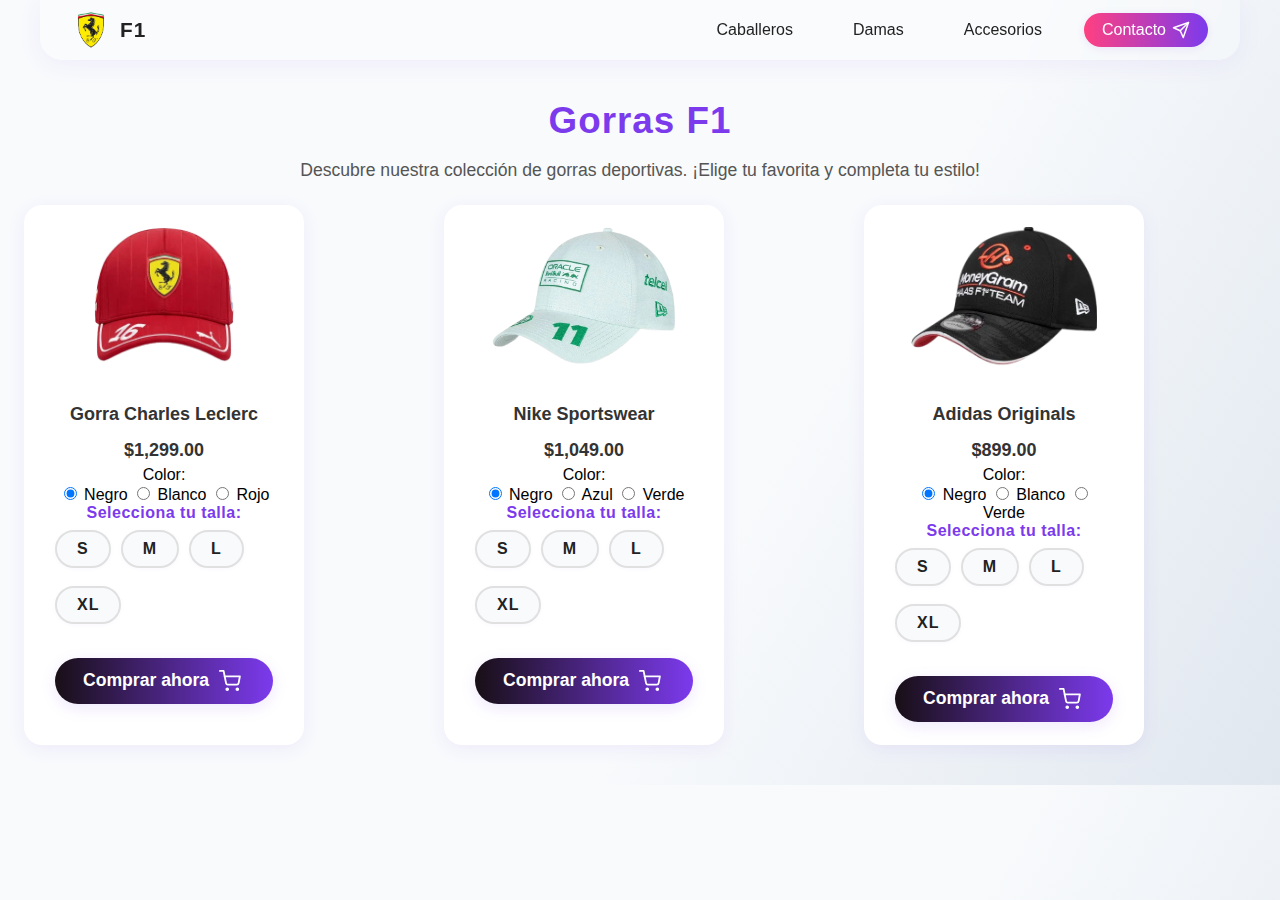
<file: gorras.html>
<!DOCTYPE html>
<html lang="es">
<head>
  <meta charset="UTF-8">
  <meta name="viewport" content="width=device-width, initial-scale=1.0">
  <title>Gorras | Urban Shoes</title>
  <link rel="stylesheet" href="css/barra.css">
  <link rel="stylesheet" href="css/card.css">
  <link rel="stylesheet" href="css/talla.css">
  <link rel="stylesheet" href="css/boton.css">
  <link rel="stylesheet" href="css/accesorios.css">
  <link rel="stylesheet" href="css/barra_de_navegacion.css">
</head>
<body>
  <nav class="custom-navbar modern-navbar">
    <a href="index.html" class="brand">
      <img src="img/images__1_-removebg-preview f1.png" alt="logo">
      <span>F1</span>
    </a>
    <input type="checkbox" id="nav-toggle" class="nav-toggle">
    <label for="nav-toggle" class="nav-toggle-label">
      <span></span>
      <span></span>
      <span></span>
    </label>
    <ul class="nav-menu">
      
      <li><a href="calzadoH.html">Caballeros</a></li>
      <li><a href="calzadoM.html">Damas</a></li>
      <li class="dropdown">
        <a href="#">Accesorios</a>
        <ul class="dropdown-menu">
          <li><a href="gorras.html">Gorras</a></li>
          <li><a href="calcetas.html">Calcetas</a></li>
          <li><a href="#">Mochilas</a></li>
        </ul>
      </li>
      <li>
        <a href="formulario.html" class="nav-btn-contacto">
          <span>Contacto</span>
          <svg width="18" height="18" fill="none" stroke="currentColor" stroke-width="2" stroke-linecap="round" stroke-linejoin="round" viewBox="0 0 24 24"><path d="M22 2L11 13"></path><path d="M22 2L15 22L11 13L2 9L22 2Z"></path></svg>
        </a>
      </li>
    </ul>
    
  </nav>

  <main class="accesorios-main">
    <section class="accesorios-header">
      <h1>Gorras F1</h1>
      <p>Descubre nuestra colección de gorras deportivas. ¡Elige tu favorita y completa tu estilo!</p>
    </section>
    <section class="grid-container">
      <!-- Gorra 1 -->
      <div class="product-card">
        <img src="img/shopping-removebg-preview.png" alt="Gorra New Era Classic">
        <div class="info">
          <h5>Gorra Charles Leclerc</h5>
          <h5>$1,299.00</h5>
          <div class="tallas-futuristas">
            <span>Color:</span>
            <div class="tallas-opciones">
              <input type="radio" id="color-negro-1" name="color-1" value="Negro" checked>
              <label for="color-negro-1">Negro</label>
              <input type="radio" id="color-blanco-1" name="color-1" value="Blanco">
              <label for="color-blanco-1">Blanco</label>
              <input type="radio" id="color-rojo-1" name="color-1" value="Rojo">
              <label for="color-rojo-1">Rojo</label>
            </div>
          </div>
          <div class="tallas-gorra">
  <span>Selecciona tu talla:</span>
  <div class="tallas-gorra-opciones">
    <input type="radio" id="talla-s-g1" name="talla-gorra-1" value="S">
    <label for="talla-s-g1">S</label>
    <input type="radio" id="talla-m-g1" name="talla-gorra-1" value="M">
    <label for="talla-m-g1">M</label>
    <input type="radio" id="talla-l-g1" name="talla-gorra-1" value="L">
    <label for="talla-l-g1">L</label>
    <input type="radio" id="talla-xl-g1" name="talla-gorra-1" value="XL">
    <label for="talla-xl-g1">XL</label>
  </div>
</div>
          <a href="https://scuderiaf.com/products/scuderia-ferrari-gorra-charles-leclerc-2025?variant=45083765244085&country=MX&currency=MXN&utm_medium=product_sync&utm_source=google&utm_content=sag_organic&utm_campaign=sag_organic&srsltid=AfmBOoqtUnsJO_s6yqrSUCX0SRCSvLvaMSQdJ7Wc_7JIfS4_ZDUoVtUm54M" class="buy-btn-modern">
            <span>Comprar ahora</span>
            <svg width="22" height="22" fill="none" stroke="currentColor" stroke-width="2" stroke-linecap="round" stroke-linejoin="round" class="icon-cart" viewBox="0 0 24 24"><circle cx="9" cy="21" r="1"/><circle cx="20" cy="21" r="1"/><path d="M1 1h4l2.68 13.39a2 2 0 0 0 2 1.61h9.72a2 2 0 0 0 2-1.61l1.38-7.39H6"/></svg>
          </a>
        </div>
      </div>
      <!-- Gorra 2 -->
      <div class="product-card">
        <img src="img/shopping-removebg-preview gorra.png" alt="Gorra Nike Sportswear">
        <div class="info">
          <h5>Nike Sportswear</h5>
          <h5>$1,049.00</h5>
          <div class="tallas-futuristas">
            <span>Color:</span>
            <div class="tallas-opciones">
              <input type="radio" id="color-negro-2" name="color-2" value="Negro" checked>
              <label for="color-negro-2">Negro</label>
              <input type="radio" id="color-azul-2" name="color-2" value="Azul">
              <label for="color-azul-2">Azul</label>
              <input type="radio" id="color-gris-2" name="color-2" value="Gris">
              <label for="color-gris-2">Verde</label>
            </div>
          </div>
          <div class="tallas-gorra">
  <span>Selecciona tu talla:</span>
  <div class="tallas-gorra-opciones">
    <input type="radio" id="talla-s-g2" name="talla-gorra-2" value="S">
    <label for="talla-s-g2">S</label>
    <input type="radio" id="talla-m-g2" name="talla-gorra-2" value="M">
    <label for="talla-m-g2">M</label>
    <input type="radio" id="talla-l-g2" name="talla-gorra-2" value="L">
    <label for="talla-l-g2">L</label>
    <input type="radio" id="talla-xl-g2" name="talla-gorra-2" value="XL">
    <label for="talla-xl-g2">XL</label>
  </div>
</div>
          <a href="https://www.newera.mx/products/oracle-red-bull-racing-checo-perez-mexico-race-special-9forty-strapback-60640790?variant=44205135724700&country=MX&currency=MXN&utm_medium=product_sync&utm_source=google&utm_content=sag_organic&utm_campaign=sag_organic&srsltid=AfmBOopJhRjWBAxZv3CFYf1hwz5d3nMUzSg8DclvxpdHfwx4ILCRXIDFSq0" class="buy-btn-modern">
            <span>Comprar ahora</span>
            <svg width="22" height="22" fill="none" stroke="currentColor" stroke-width="2" stroke-linecap="round" stroke-linejoin="round" class="icon-cart" viewBox="0 0 24 24"><circle cx="9" cy="21" r="1"/><circle cx="20" cy="21" r="1"/><path d="M1 1h4l2.68 13.39a2 2 0 0 0 2 1.61h9.72a2 2 0 0 0 2-1.61l1.38-7.39H6"/></svg>
          </a>
        </div>
      </div>
      <!-- Gorra 3 -->
      <div class="product-card">
        <img src="img/shopping__1_-removebg-preview gorra2.png" alt="Gorra Adidas Originals">
        <div class="info">
          <h5>Adidas Originals</h5>
          <h5>$899.00</h5>
          <div class="tallas-futuristas">
            <span>Color:</span>
            <div class="tallas-opciones">
              <input type="radio" id="color-negro-3" name="color-3" value="Negro" checked>
              <label for="color-negro-3">Negro</label>
              <input type="radio" id="color-blanco-3" name="color-3" value="Blanco">
              <label for="color-blanco-3">Blanco</label>
              <input type="radio" id="color-verde-3" name="color-3" value="Verde">
              <label for="color-verde-3">Verde</label>
            </div>
          </div>
          <div class="tallas-gorra">
  <span>Selecciona tu talla:</span>
  <div class="tallas-gorra-opciones">
    <input type="radio" id="talla-s-g3" name="talla-gorra-3" value="S">
    <label for="talla-s-g3">S</label>
    <input type="radio" id="talla-m-g3" name="talla-gorra-3" value="M">
    <label for="talla-m-g3">M</label>
    <input type="radio" id="talla-l-g3" name="talla-gorra-3" value="L">
    <label for="talla-l-g3">L</label>
    <input type="radio" id="talla-xl-g3" name="talla-gorra-3" value="XL">
    <label for="talla-xl-g3">XL</label>
  </div>
</div>
          <a href="https://www.newera.mx/products/haas-f1-team-9forty-snapback-60667951?variant=44732212019356&country=MX&currency=MXN&utm_medium=product_sync&utm_source=google&utm_content=sag_organic&utm_campaign=sag_organic&srsltid=AfmBOopffWbLiY8KHlOfAPgwHbscSE7PYepqwAB0BUBtGwTE5ufG_JvZo-o" class="buy-btn-modern">
            <span>Comprar ahora</span>
            <svg width="22" height="22" fill="none" stroke="currentColor" stroke-width="2" stroke-linecap="round" stroke-linejoin="round" class="icon-cart" viewBox="0 0 24 24"><circle cx="9" cy="21" r="1"/><circle cx="20" cy="21" r="1"/><path d="M1 1h4l2.68 13.39a2 2 0 0 0 2 1.61h9.72a2 2 0 0 0 2-1.61l1.38-7.39H6"/></svg>
          </a>
        </div>
      </div>
    </section>
  </main>
</body>
</html>
</file>
<file: css/barra.css>
/* Estilos generales */
body {
  margin: 0;
  font-family: Arial, sans-serif;
}

.navbar-container {
  background-color: #007bff; /* bg-secondary */
  box-shadow: 0 2px 8px rgba(0, 0, 0, 0.2);
}

.custom-navbar {
  max-width: 1200px;
  margin: auto;
  display: flex;
  flex-wrap: wrap;
  align-items: center;
  justify-content: space-between;
  padding: 0.5rem 1rem;
  position: relative;
}

.brand img {
  width: 65px;
  max-height: 68px;
}

/* Menú de navegación */
.nav-menu {
  list-style: none;
  display: flex;
  flex-wrap: wrap;
  gap: 1rem;
  padding: 0;
  margin: 0;
}

.nav-menu li {
  position: relative;
}

.nav-menu a {
  color: white;
  text-decoration: none;
  padding: 0.5rem;
  display: block;
}

/* Dropdown */
.dropdown-menu {
  position: absolute;
  top: 100%;
  left: 0;
  background: #444;
  display: none;
  min-width: 150px;
  z-index: 10;
}

.dropdown:hover .dropdown-menu {
  display: block;
}

.dropdown-menu a {
  color: white;
  padding: 0.5rem 1rem;
}

.dropdown-menu hr {
  margin: 0.5rem 0;
  border: none;
  border-top: 1px solid #888;
}

/* Buscar */
.search-form {
  display: flex;
  align-items: center;
  gap: 0.5rem;
}

.search-form input {
  padding: 0.4rem;
  border: none;
  border-radius: 4px;
}

.search-form button {
  padding: 0.4rem 0.8rem;
  background-color: #28a745; /* bg-success */
  color: white;
  border: none;
  border-radius: 4px;
  cursor: pointer;
}

/* Menú hamburguesa */
.menu-icon {
  font-size: 1.5rem;
  color: white;
  cursor: pointer;
  display: none;
}

#menu-toggle {
  display: none;
}

/* Responsive */
@media (max-width: 768px) {
  .nav-menu {
    display: none;
    flex-direction: column;
    width: 100%;
    background-color: #6abaff;
  }

  .nav-menu li {
    width: 100%;
  }

  #menu-toggle:checked + .menu-icon + .nav-menu {
    display: flex;
  }

  .search-form {
    width: 100%;
    margin-top: 0.5rem;
  }

  .menu-icon {
    display: block;
  }
}
</file>
<file: css/card.css>
* {
            box-sizing: border-box;
        }

        body {
            margin: 0;
            font-family: Arial, sans-serif;
            
        }

        .grid-container {
            display: flex;
            flex-wrap: wrap;
            justify-content: center;
            gap: 20px;
            padding: 40px 20px;
        }

        .product-card {
            background-color: white;
            border-radius: 10px;
            overflow: hidden;
            width: 280px;
            box-shadow: 0 4px 8px rgba(0,0,0,0.1);
            transition: transform 0.2s;
        }

        .product-card:hover {
            transform: scale(1.03);
        }

        .product-card img {
            width: 100%;
            display: block;
        }

        .product-card .info {
            padding: 15px;
            text-align: center;
        }

        .product-card h5 {
            margin: 10px 0 5px;
            font-size: 18px;
            color: #333;
        }

        .product-card p {
            font-size: 14px;
            color: #666;
            margin: 10px 0;
        }

      .product-card .buy-btn {
          display: flex;
          justify-content: center;
          align-items: center;
          margin-top: 10px;
    }

   .product-card .buy-btn img {
        width: 200px;
        height: 40px; 
   }





   /* Tamaño uniforme para las tarjetas de producto */
.grid-container {
  display: grid;
  grid-template-columns: repeat(auto-fit, minmax(260px, 1fr));
  gap: 28px;
  align-items: stretch;
}

.product-card {
  display: flex;
  flex-direction: column;
  justify-content: flex-start;
  align-items: center;
  background: #fff;
  border-radius: 18px;
  box-shadow: 0 4px 18px rgba(124,58,237,0.08);
  padding: 22px 16px 18px 16px;
  min-height: 420px;   /* Ajusta este valor según tu diseño */
  max-height: 540px;   /* Opcional: para evitar tarjetas muy largas */
  height: 100%;
  transition: box-shadow 0.2s, transform 0.2s;
}

.product-card img {
  max-width: 100%;
  max-height: 140px;
  object-fit: contain;
  margin-bottom: 12px;
}

.product-card .info {
  flex: 1 1 auto;
  width: 100%;
  display: flex;
  flex-direction: column;
  justify-content: flex-start;
}
</file>
<file: css/talla.css>
/* Decoración para el selector de tallas y su etiqueta */
/* Moderno selector de tallas para tarjetas de producto */
.product-card label[for^="talla-"] {
  display: block;
  font-weight: 600;
  margin-bottom: 8px;
  color: #222;
  letter-spacing: 1px;
  font-size: 1rem;
}

.product-card select[name^="talla-"] {
  width: 100%;
  padding: 10px 16px;
  border: none;
  border-radius: 30px;
  background: linear-gradient(90deg, #f8fafc 60%, #e0e7ef 100%);
  color: #222;
  font-size: 1rem;
  margin-bottom: 16px;
  box-shadow: 0 2px 12px 0 rgba(0,0,0,0.07);
  transition: box-shadow 0.2s, background 0.2s;
  appearance: none;
  outline: none;
  cursor: pointer;
  font-family: inherit;
  font-weight: 500;
  position: relative;
}

.product-card select[name^="talla-"]:focus {
  background: linear-gradient(90deg, #e0e7ef 60%, #f8fafc 100%);
  box-shadow: 0 0 0 2px #ff4081;
}

.product-card select[name^="talla-"] option {
  color: #222;
  background: #fff;
}

/* Flecha personalizada para el select */
.product-card select[name^="talla-"] {
  background-image: url("data:image/svg+xml,%3Csvg width='20' height='20' viewBox='0 0 20 20' fill='none' xmlns='http://www.w3.org/2000/svg'%3E%3Cpath d='M5 8L10 13L15 8' stroke='%23ff4081' stroke-width='2' stroke-linecap='round' stroke-linejoin='round'/%3E%3C/svg%3E");
  background-repeat: no-repeat;
  background-position: right 1rem center;
  background-size: 1.2em;
  padding-right: 2.5em;
}
</file>
<file: css/boton.css>
.buy-btn-modern {
  display: inline-flex;
  align-items: center;
  gap: 10px;
  background: linear-gradient(90deg, #180f16 0%, #7c3aed 100%);
  color: #fff;
  padding: 12px 28px;
  border-radius: 30px;
  font-size: 1.1rem;
  font-weight: 600;
  text-decoration: none;
  box-shadow: 0 4px 16px rgba(124, 58, 237, 0.12);
  transition: background 0.3s, transform 0.2s, box-shadow 0.2s;
  border: none;
  cursor: pointer;
  margin-top: 10px;
}

.buy-btn-modern:hover, .buy-btn-modern:focus {
  background: linear-gradient(90deg, #7c3aed 0%, #201c1d 100%);
  transform: translateY(-2px) scale(1.03);
  box-shadow: 0 8px 24px rgba(124, 58, 237, 0.18);
  color: #fff;
}

.buy-btn-modern .icon-cart {
  width: 22px;
  height: 22px;
  stroke: #fff;
}
</file>
<file: css/accesorios.css>
body {
  background: linear-gradient(120deg, #f8fafc 60%, #e0e7ef 100%);
  margin: 0;
  font-family: 'Segoe UI', Arial, sans-serif;
}

.accesorios-header {
  text-align: center;
  margin: 40px 0 24px 0;
}

.accesorios-header h1 {
  color: #7c3aed;
  font-size: 2.3rem;
  margin-bottom: 8px;
  letter-spacing: 1px;
}

.accesorios-header p {
  color: #555;
  font-size: 1.1rem;
  margin-bottom: 0;
}

.grid-container {
  display: grid;
  grid-template-columns: repeat(auto-fit, minmax(260px, 1fr));
  gap: 28px;
  align-items: stretch;
  padding: 0 24px 40px 24px;
}

.product-card {
  display: flex;
  flex-direction: column;
  justify-content: flex-start;
  align-items: center;
  background: #fff;
  border-radius: 18px;
  box-shadow: 0 4px 18px rgba(124,58,237,0.08);
  padding: 22px 16px 18px 16px;
  min-height: 420px;
  height: 100%;
  transition: box-shadow 0.2s, transform 0.2s;
}

.product-card img {
  max-width: 100%;
  max-height: 140px;
  object-fit: contain;
  margin-bottom: 12px;
}

.product-card .info {
  flex: 1 1 auto;
  width: 100%;
  display: flex;
  flex-direction: column;
  justify-content: flex-start;
}

@media (max-width: 600px) {
  .grid-container {
    padding: 0 4px 20px 4px;
    gap: 16px;
  }
  .accesorios-header {
    margin: 24px 0 12px 0;
  }
}


/* codigo de gorraa*/

.tallas-gorra {
  margin-bottom: 16px;
}

.tallas-gorra span {
  display: block;
  font-weight: 600;
  color: #7c3aed;
  margin-bottom: 8px;
  letter-spacing: 0.5px;
  font-size: 1rem;
}

.tallas-gorra-opciones {
  display: flex;
  gap: 10px;
  flex-wrap: wrap;
}

.tallas-gorra-opciones input[type="radio"] {
  display: none;
}

.tallas-gorra-opciones label {
  padding: 8px 20px;
  border-radius: 20px;
  border: 2px solid #e0e0e0;
  background: #f8fafc;
  color: #222;
  font-weight: 500;
  cursor: pointer;
  transition: 
    background 0.2s, 
    color 0.2s, 
    border 0.2s, 
    box-shadow 0.2s, 
    transform 0.15s;
  font-size: 1rem;
  box-shadow: 0 1px 4px rgba(124,58,237,0.04);
  user-select: none;
}

.tallas-gorra-opciones input[type="radio"]:checked + label {
  background: linear-gradient(90deg, #7c3aed 0%, #ff4081 100%);
  color: #fff;
  border: 2px solid #7c3aed;
  box-shadow: 0 2px 8px rgba(124,58,237,0.10);
  font-weight: 700;
  transform: scale(1.08);
}

.tallas-gorra-opciones label:hover {
  border: 2px solid #ff4081;
  color: #7c3aed;
}
</file>
<file: css/barra_de_navegacion.css>
.modern-navbar {
  display: flex;
  align-items: center;
  justify-content: space-between;
  background: rgba(255,255,255,0.25);
  backdrop-filter: blur(12px);
  box-shadow: 0 4px 24px rgba(124,58,237,0.07);
  padding: 0.7rem 2rem;
  border-radius: 0 0 22px 22px;
  position: relative;
  z-index: 10;
}

.modern-navbar .brand {
  display: flex;
  align-items: center;
  gap: 10px;
  font-weight: 700;
  font-size: 1.3rem;
  color: #222;
  text-decoration: none;
  letter-spacing: 1px;
}

.modern-navbar .brand img {
  height: 38px;
  width: auto;
}

.modern-navbar .nav-menu {
  display: flex;
  align-items: center;
  gap: 1.5rem;
  list-style: none;
  margin: 0;
}

.modern-navbar .nav-menu li {
  position: relative;
}

.modern-navbar .nav-menu a {
  color: #222;
  text-decoration: none;
  font-weight: 500;
  padding: 8px 18px;
  border-radius: 20px;
  transition: background 0.2s, color 0.2s;
  display: flex;
  align-items: center;
  gap: 6px;
}

.modern-navbar .nav-menu a:hover,
.modern-navbar .nav-menu .dropdown:hover > a {
  background: linear-gradient(90deg, #ff4081 0%, #7c3aed 100%);
  color: #fff;
}

.modern-navbar .dropdown-menu {
  display: none;
  position: absolute;
  top: 110%;
  left: 0;
  background: rgba(255,255,255,0.97);
  box-shadow: 0 8px 24px rgba(124,58,237,0.08);
  border-radius: 12px;
  min-width: 160px;
  z-index: 20;
  padding: 0.5rem 0;
}

.modern-navbar .dropdown:hover .dropdown-menu {
  display: block;
}

.modern-navbar .dropdown-menu li a {
  padding: 10px 20px;
  color: #222;
  display: block;
  border-radius: 8px;
}

.modern-navbar .dropdown-menu li a:hover {
  background: #f3e8ff;
  color: #7c3aed;
}

.modern-navbar .nav-btn-contacto {
  background: linear-gradient(90deg, #ff4081 0%, #7c3aed 100%);
  color: #fff !important;
  font-weight: 700;
  border-radius: 22px;
  padding: 8px 22px;
  box-shadow: 0 2px 8px rgba(124,58,237,0.10);
  transition: background 0.2s, transform 0.2s;
  display: flex;
  align-items: center;
  gap: 8px;
}

.modern-navbar .nav-btn-contacto:hover,
.modern-navbar .nav-btn-contacto:focus {
  background: linear-gradient(90deg, #7c3aed 0%, #ff4081 100%);
  color: #fff;
  transform: translateY(-2px) scale(1.04);
}

.modern-navbar .nav-btn-contacto svg {
  stroke: #fff;
}

.modern-navbar .search-form {
  display: flex;
  align-items: center;
  gap: 0.5rem;
}

.modern-navbar .search-form input[type="text"] {
  padding: 7px 14px;
  border-radius: 20px;
  border: 1.5px solid #e0e0e0;
  outline: none;
  font-size: 1rem;
  transition: border 0.2s;
}

.modern-navbar .search-form input[type="text"]:focus {
  border: 1.5px solid #7c3aed;
}

.modern-navbar .search-form button {
  background: linear-gradient(90deg, #ff4081 0%, #7c3aed 100%);
  color: #fff;
  border: none;
  border-radius: 20px;
  padding: 7px 18px;
  font-weight: 600;
  cursor: pointer;
  transition: background 0.2s;
}

.modern-navbar .search-form button:hover {
  background: linear-gradient(90deg, #7c3aed 0%, #ff4081 100%);
}

/* Responsive */
.nav-toggle {
  display: none;
}

.nav-toggle-label {
  display: none;
  flex-direction: column;
  cursor: pointer;
  gap: 4px;
  margin-left: 1rem;
}

.nav-toggle-label span {
  width: 28px;
  height: 3px;
  background: #7c3aed;
  border-radius: 2px;
  display: block;
  transition: all 0.3s;
}

@media (max-width: 900px) {
  .modern-navbar {
    flex-wrap: wrap;
    padding: 0.7rem 1rem;
  }
  .modern-navbar .nav-menu {
    position: absolute;
    top: 100%;
    left: 0;
    right: 0;
    background: rgba(255,255,255,0.97);
    flex-direction: column;
    gap: 0;
    border-radius: 0 0 18px 18px;
    box-shadow: 0 8px 24px rgba(124,58,237,0.08);
    display: none;
  }
  .modern-navbar .nav-menu li {
    width: 100%;
    text-align: center;
  }
  .modern-navbar .nav-menu a {
    display: block;
    width: 100%;
    padding: 14px 0;
    border-radius: 0;
    justify-content: center;
  }
  .nav-toggle:checked + .nav-toggle-label + .nav-menu {
    display: flex;
  }
  .nav-toggle-label {
    display: flex;
  }
  .modern-navbar .search-form {
    width: 100%;
    margin-top: 10px;
    justify-content: center;
  }
}
</file>
<file: css/style.css>
*{
     margin: 0;
     padding: 0;
     font-family: -apple-system, BlinkMacSystemFont,
      'Segoe UI', Roboto, Oxygen, Ubuntu, Cantarell, 
      'Open Sans', 'Helvetica Neue', sans-serif
 }
 
 body{
     height: 100%;
     width: 100%;
     background-color: #cbc8c8;
 }
 
 main{
     min-height: 100vh;
     width: 100%;
     height: 100%;
     display: flex;
     justify-content: center;
     align-items: center;
     flex-direction: column;
 }
 
 .title{
     font-size: 60px;
     color:rgb(242, 242, 242);
     font-weight: 700;
     margin-bottom: 5rem;
 }
 .text{
      color: rgb(0, 0, 0);
 }
 
 .faq-content{
     width: 60%;
     height: auto;
     display: flex;
     justify-content: center;
     align-items: center;
     flex-direction: column;
 }
 
 .faq-container{
     height: auto;
     width: 100%;
     position: relative;
     cursor: pointer;
     transition: 0.5s;
     border-bottom: 1px solid #afafaf;
 }
 
 .faq-collapsible{
     height: 80px;
     width: 100%;
     display: flex;
     justify-content: space-between;
     align-items: center;
     padding: 10px 40px;
     box-sizing: border-box;
     background-color: rgb(147, 142, 142);
     overflow: hidden;  
 }
 
 .first{
     border-top: 1px solid #afafaf;
 }
 
 .question{
     font-size: 22px;
     font-weight: 600;
 }
 
 .question.active{
     color: rgb(35, 113, 231);
 }
 
 .faq-answer{
     overflow: hidden;
     transition:  0.5s;
     height: 0;
 }
 
 .faq-answer p{
     padding: 10px 40px;
     box-sizing: border-box;
     font-size: 18px;
 }
 
 .open{
     height: 100px;
     transform: translateY(0);
 }
 
 .arrow-container{
     width: 40px;
     height: 30px;
     position: relative;
 }
 
 .up .line{
     transform: translate(0%, -50%) rotate(-45deg);
 }
 .up .line:nth-of-type(2){
     transform: translate(0%, -50%) rotate(45deg);
 }
 
 .line{
     height: 1px;
     width: 50%;
     position: absolute;
     background-color: #f4f2f2;
     position: absolute;
     top: 50%;
     left: 8%;
     transform: translate(0%, -50%) rotate(45deg);
 }
 
 .line:nth-of-type(2){
     right: 8%;
     left: auto;
     transform: translate(0%, -50%) rotate(-45deg);
 }
/* Estilo para la sección de Preguntas Frecuentes */
.faq-section {
  max-width: 800px; /* Ancho máximo */
  width: 100%;
  margin: 20px auto; /* Centrado horizontal */
 
  border-radius: 12px; /* Bordes redondeados */
  box-shadow: 0 8px 24px rgba(0, 0, 0, 0.1); /* Sombra */
  padding: 2rem; /* Espaciado interno */
  overflow: hidden; /* Oculta contenido desbordado */
}

.faq-section .title {
  font-size: 2rem; /* Tamaño de fuente */
  color: #106eea; /* Color azul */
  font-weight: bold;
  text-align: center;
  margin-bottom: 1.5rem; /* Espaciado inferior */
  text-transform: uppercase; /* Texto en mayúsculas */
  letter-spacing: 1px; /* Espaciado entre letras */
  border-bottom: 2px solid #106eea; /* Línea decorativa */
  padding-bottom: 0.5rem;
}

.faq-item {
  background: #f9f9f9; /* Fondo claro */
  border-radius: 8px; /* Bordes redondeados */
  margin-bottom: 1rem; /* Espaciado entre preguntas */
  padding: 1rem; /* Espaciado interno */
  box-shadow: 0 2px 8px rgba(0, 0, 0, 0.05); /* Sombra ligera */
  transition: background-color 0.3s ease, box-shadow 0.3s ease; /* Transiciones suaves */
}

.faq-item[open] {
  background: #e6f0ff; /* Fondo azul claro al abrir */
  box-shadow: 0 4px 12px rgba(16, 110, 234, 0.2); /* Sombra más intensa */
}

summary {
  font-size: 1.2rem; /* Tamaño de fuente */
  font-weight: bold;
  color: #333; /* Color del texto */
  cursor: pointer; /* Cursor de mano */
  display: flex;
  justify-content: space-between; /* Espaciado entre texto y flecha */
  align-items: center;
  outline: none; /* Elimina el borde al hacer clic */
}

summary:hover {
  color: #106eea; /* Cambia el color al pasar el mouse */
}

summary::-webkit-details-marker {
  display: none; /* Oculta el marcador predeterminado */
}

/* Flecha personalizada */
summary::after {
  content: '⯈'; /* Flecha derecha */
  font-size: 1.2rem;
  color: #106eea;
  transition: transform 0.3s ease; /* Transición suave */
}

details[open] summary::after {
  transform: rotate(90deg); /* Gira la flecha al abrir */
}

.faq-item p {
  margin-top: 0.5rem; /* Espaciado superior */
  font-size: 1rem; /* Tamaño de fuente */
  color: #555; /* Color del texto */
  line-height: 1.6; /* Altura de línea */
  padding-left: 1rem; /* Sangría para el texto */
  border-left: 3px solid #106eea; /* Línea decorativa a la izquierda */
}

@media (max-width: 768px) {
  .faq-section {
    padding: 1.5rem; /* Reduce el padding en pantallas pequeñas */
  }

  .faq-section .title {
    font-size: 1.5rem; /* Reduce el tamaño del título */
  }

  summary {
    font-size: 1rem; /* Reduce el tamaño del texto */
  }
}
</file>
<file: css/carrusel.css>
/* Contenedor principal */
.carousel-container {
  position: relative;
  width: 100%;
  max-width: 1000px;
  margin: 0 auto;
  overflow: hidden;
  border-radius: 12px;
  box-shadow: 0 0 10px rgba(0, 0, 0, 0.15);
}

/* Ocultar radio buttons */
input[type="radio"] {
  display: none;
}

/* Contenedor de slides */
.slides-wrapper {
  width: 100%;
  overflow: hidden;
}

.carousel-slides {
  display: flex;
  width: 500%;
  transition: transform 0.5s ease-in-out;
}

.carousel-slide {
  width: 20%;
  height: 400px;
  overflow: hidden;
}

.carousel-slide img {
  width: 100%;
  height: 100%;
  object-fit: cover;
  display: block;
}

/* Movimiento según slide activo */
#slide1:checked ~ .slides-wrapper .carousel-slides {
  transform: translateX(0%);
}
#slide2:checked ~ .slides-wrapper .carousel-slides {
  transform: translateX(-20%);
}
#slide3:checked ~ .slides-wrapper .carousel-slides {
  transform: translateX(-40%);
}
#slide4:checked ~ .slides-wrapper .carousel-slides {
  transform: translateX(-60%);
}
#slide5:checked ~ .slides-wrapper .carousel-slides {
  transform: translateX(-80%);
}

/* Indicadores */
.carousel-nav {
  position: absolute;
  bottom: 15px;
  left: 50%;
  transform: translateX(-50%);
  display: flex;
  gap: 10px;
  z-index: 10;
}

.carousel-nav label {
  width: 14px;
  height: 14px;
  border-radius: 50%;
  background-color: rgba(255, 255, 255, 0.5);
  cursor: pointer;
  transition: background 0.3s;
  border: 2px solid #fff;
}

.carousel-nav label:hover {
  background-color: rgba(255, 255, 255, 0.8);
}

#slide1:checked ~ .carousel-nav label:nth-child(1),
#slide2:checked ~ .carousel-nav label:nth-child(2),
#slide3:checked ~ .carousel-nav label:nth-child(3),
#slide4:checked ~ .carousel-nav label:nth-child(4),
#slide5:checked ~ .carousel-nav label:nth-child(5) {
  background-color: #fff;
}

/* RESPONSIVE DESIGN */

/* Ajustes para pantallas menores a 1024px (laptops) */
@media screen and (max-width: 1024px) {
  .carousel-container {
    max-width: 800px;
  }

  .carousel-slide {
    height: 350px;
  }
}

/* Ajustes para pantallas menores a 768px (tablets) */
@media screen and (max-width: 768px) {
  .carousel-container {
    max-width: 100%;
  }

  .carousel-slide {
    height: 300px;
  }
}

/* Ajustes para móviles */
@media screen and (max-width: 480px) {
  .carousel-slide {
    height: 220px;
  }

  .carousel-nav label {
    width: 12px;
    height: 12px;
  }
}
</file>
<file: css/footer.css>
.f {
     margin: 0;
     padding: 0;
     box-sizing: border-box;
     font-family: sans-serif;
   }
   
   .a {
     display: flex;
     justify-content: flex-end;
     align-items: flex-end;
     min-height: 100vh;
     background-color: white;
   }
   
   .footer {
     position: relative;
     width: 100%;
     background: #333333;
     min-height: 100px;
     padding: 20px 50px;
     display: flex;
     justify-content: center;
     align-items: center;
     flex-direction: column;
   }
   
   .social-icon {
     display: flex;
     justify-content: center;
     align-items: center;
     position: relative;
     margin: 10px 5px;
     flex-wrap: wrap;
   }
   
   .icon-elem {
     list-style: none;
   }
   
   .icon {
     color: rgb(255, 3, 3);
     font-size: 32px;
     display: inline-block;
     margin: 0 10px;
     transition: 0.5s;
   }
   
   .icon:hover {
     transform: translateY(-10px);
   }
   
   .menu {
     display: flex;
     justify-content: center;
     position: relative;
     align-items: center;
     margin: 10px 0;
     flex-wrap: wrap;
   }
   
   .menu-elem {
     list-style: none;
   }
   .menu-icon {
     color: white;
     font-size: 20px;
     display: inline-block;
     text-decoration: none;
     margin: 5px 10px;
     opacity: 0.5;
     transition: 0.3s;
   }
   
   .menu-icon:hover {
     opacity: 1;
   }
   
   .text {
     color: white;
     text-align: center;
     margin-top: 15px;
     margin-bottom: 10px;
     font-size: 20px;
   }
</file>
